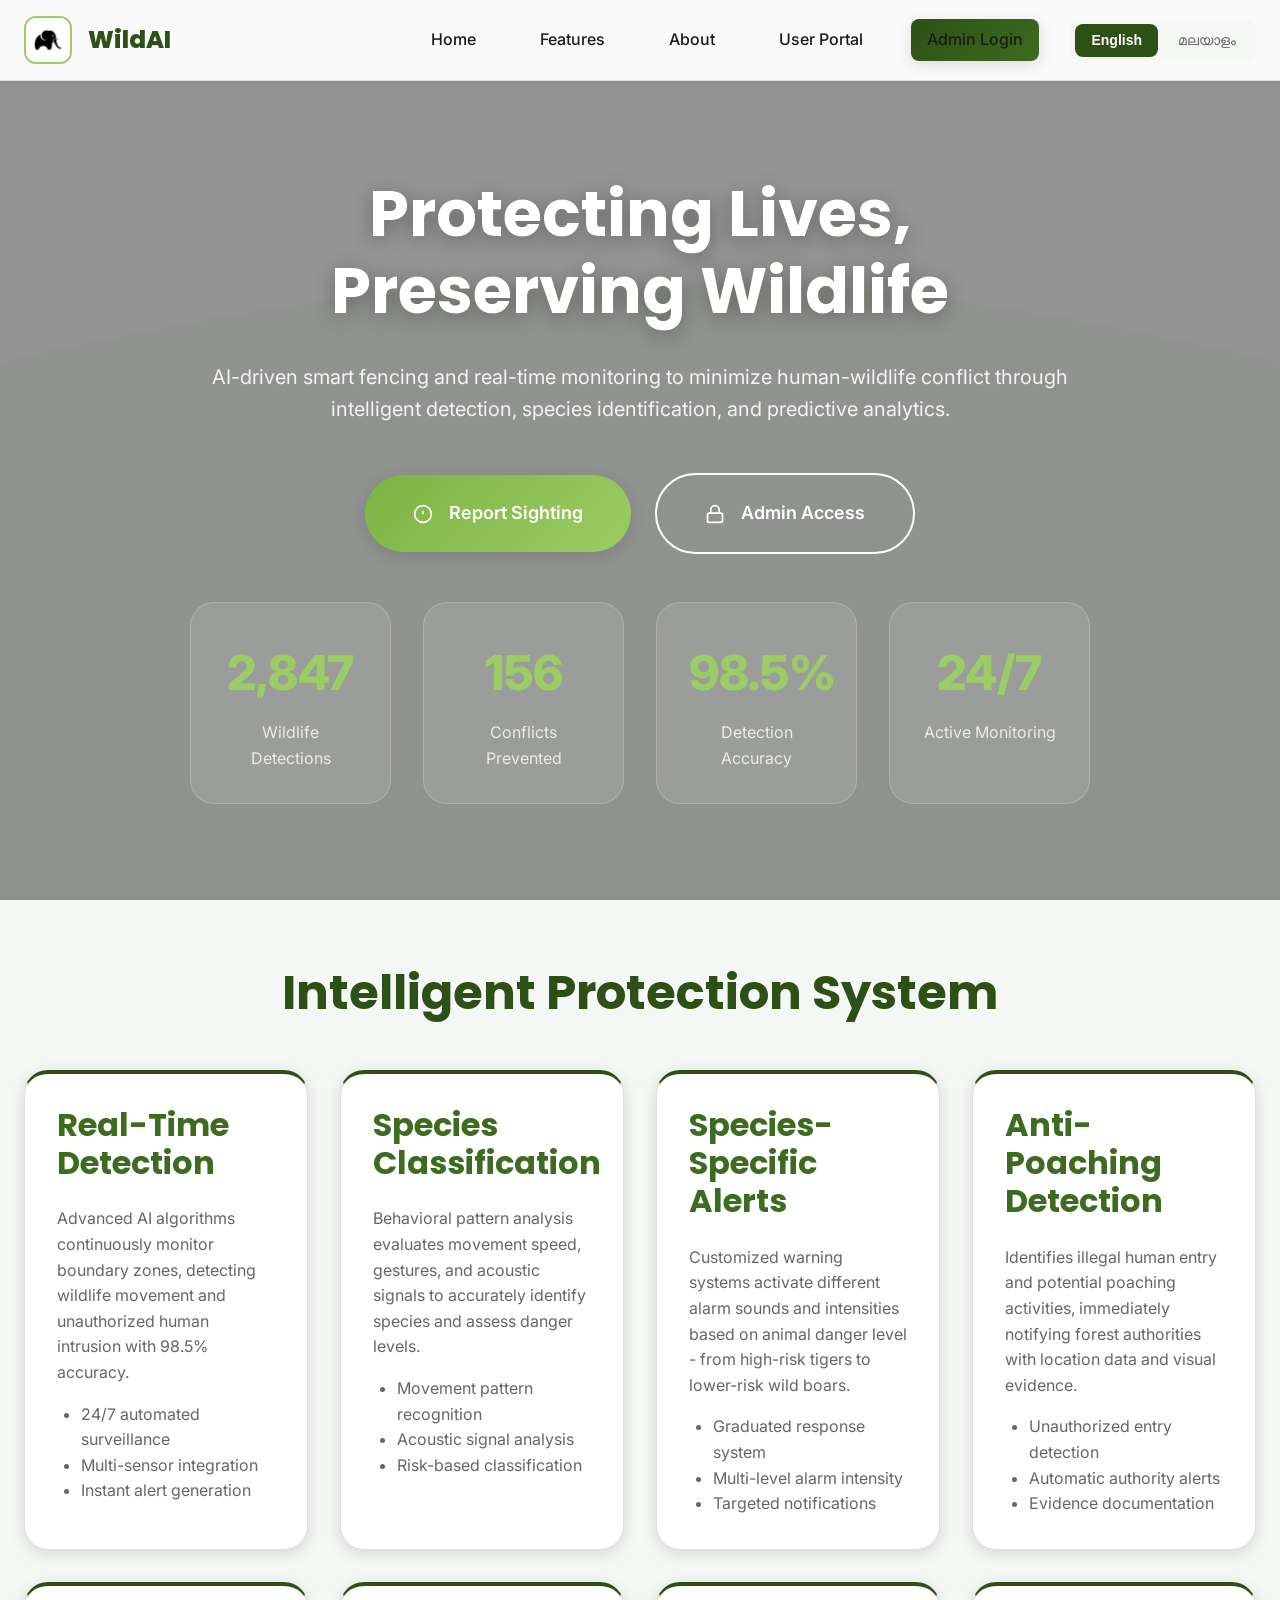
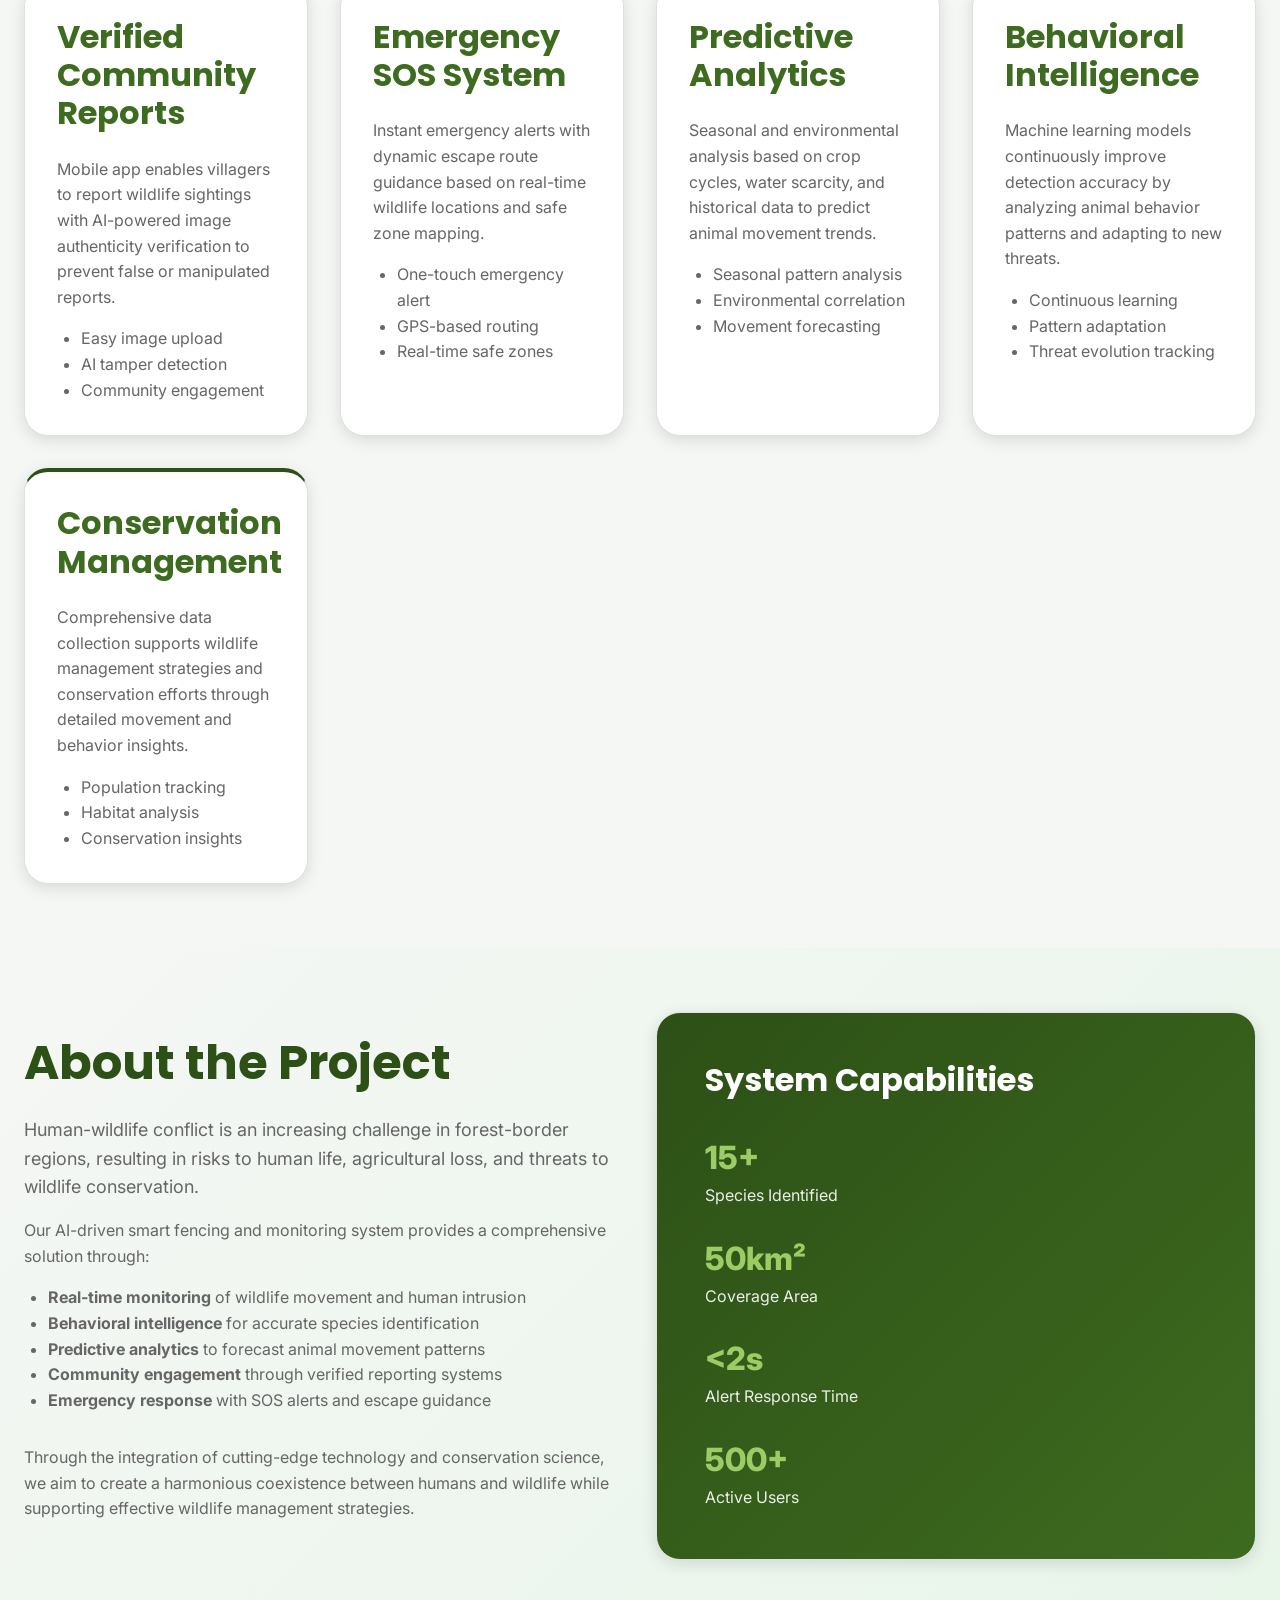
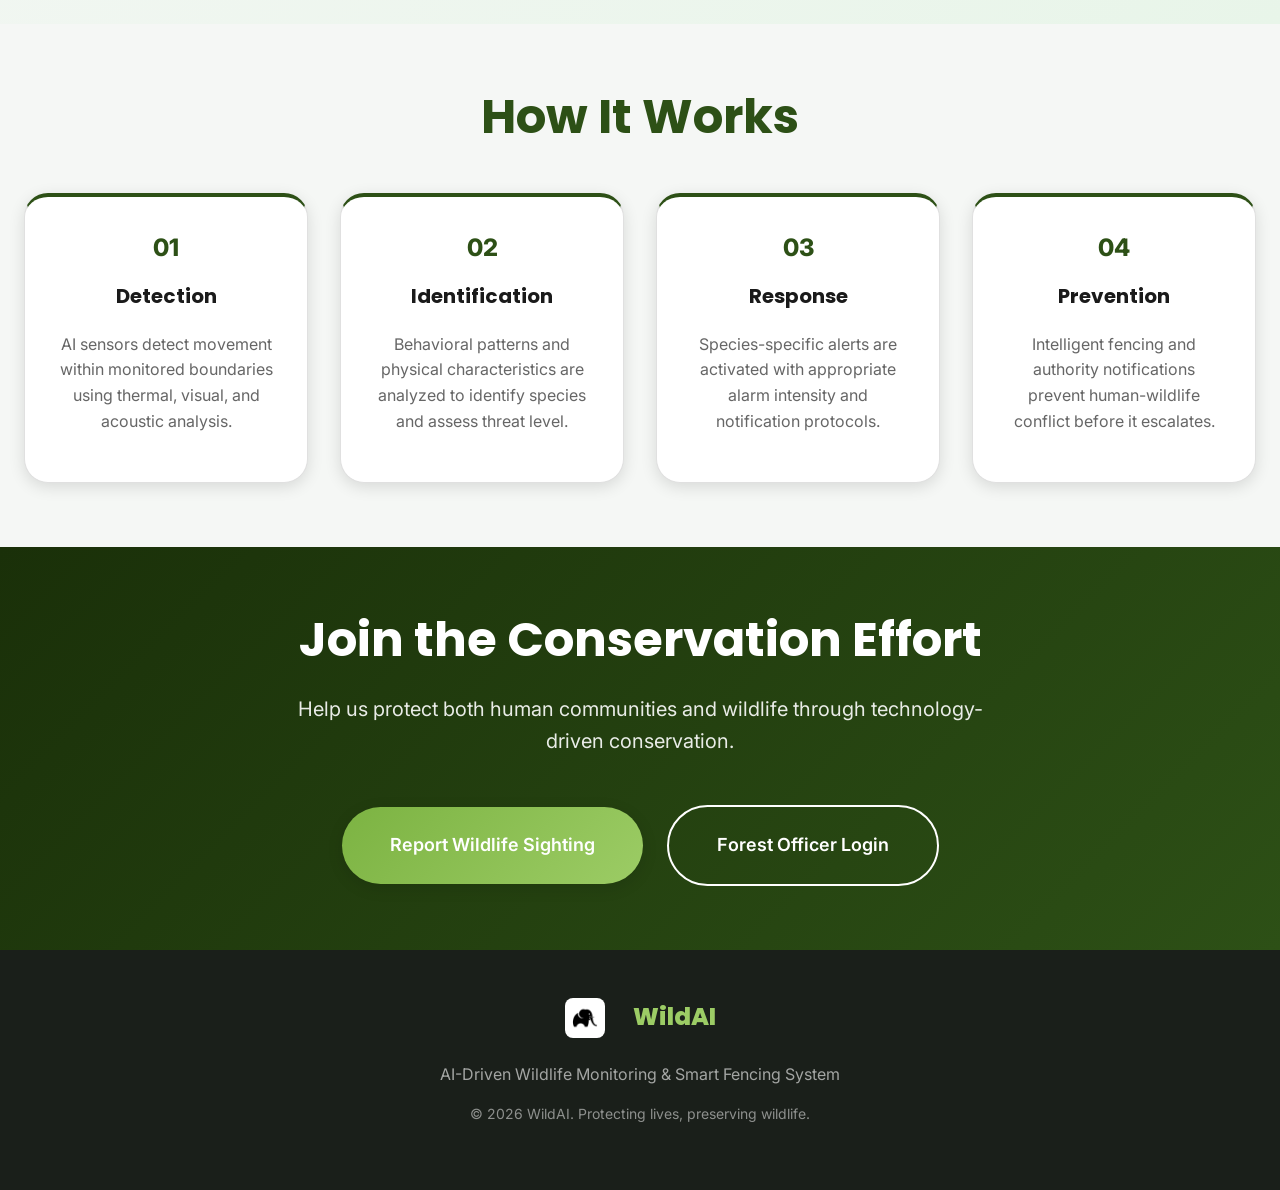
<file: index.html>
<!DOCTYPE html>
<html lang="en">

<head>
  <meta charset="UTF-8">
  <meta name="viewport" content="width=device-width, initial-scale=1.0">
  <meta name="description"
    content="AI-driven smart fencing and wildlife monitoring system for human-wildlife conflict prevention">
  <title>Wildlife Guardian - AI-Powered Wildlife Monitoring System</title>
  <link rel="stylesheet" href="styles.css">
</head>

<body>
  <!-- Navigation Bar -->
  <nav class="navbar" id="navbar">
    <div class="container">
      <a href="index.html" class="navbar-brand">
        <img src="logo.jpg" alt="WildAI Logo"
          style="height: 48px; border-radius: 12px; border: 2px solid var(--color-secondary-light);">
        <span data-lang="brand">WildAI</span>
      </a>
      <button class="navbar-toggle" id="navToggle" aria-label="Toggle navigation">
        ☰
      </button>
      <ul class="navbar-menu" id="navMenu">
        <li><a href="index.html" data-lang="nav-home">Home</a></li>
        <li><a href="#features" data-lang="nav-features">Features</a></li>
        <li><a href="#about" data-lang="nav-about">About</a></li>
        <li><a href="user-portal.html" data-lang="nav-portal">User Portal</a></li>
        <li><a href="login.html" class="btn btn-primary" data-lang="nav-admin">Admin Login</a></li>
        <li class="lang-switcher">
          <button class="lang-btn" data-lang-switch="en" id="langEn">English</button>
          <button class="lang-btn" data-lang-switch="ml" id="langMl">മലയാളം</button>
        </li>
      </ul>
    </div>
  </nav>

  <!-- Hero Section -->
  <section class="hero"
    style="background-image: linear-gradient(rgba(0,0,0,0.4), rgba(0,0,0,0.4)), url('https://th-i.thgim.com/public/incoming/o8ko7w/article70068731.ece/alternates/FREE_1200/6678_21_7_2025_16_22_4_3_TUSKER_1.JPG'); background-size: cover; background-position: center; background-attachment: fixed;">
    <div class="container">
      <div class="hero-content fade-in">
        <h1 data-lang="hero-title">Protecting Lives, Preserving Wildlife</h1>
        <p data-lang="hero-desc">AI-driven smart fencing and real-time monitoring to minimize human-wildlife conflict
          through intelligent detection, species identification, and predictive analytics.</p>
        <div class="flex flex-center" style="gap: var(--space-md); flex-wrap: wrap;">
          <a href="emergency-sos.html" class="btn btn-secondary btn-lg">
            <svg width="20" height="20" viewBox="0 0 24 24" fill="none" stroke="currentColor" stroke-width="2"
              style="margin-right: var(--space-xs);">
              <circle cx="12" cy="12" r="10" />
              <line x1="12" y1="8" x2="12" y2="12" />
              <line x1="12" y1="16" x2="12.01" y2="16" />
            </svg>
            <span data-lang="btn-report">Report Sighting</span>
          </a>
          <a href="login.html" class="btn btn-outline btn-lg" style="color: white; border-color: white;">
            <svg width="20" height="20" viewBox="0 0 24 24" fill="none" stroke="currentColor" stroke-width="2"
              style="margin-right: var(--space-xs);">
              <rect x="3" y="11" width="18" height="11" rx="2" ry="2" />
              <path d="M7 11V7a5 5 0 0 1 10 0v4" />
            </svg>
            <span data-lang="btn-admin">Admin Access</span>
          </a>
        </div>

        <!-- Stats Grid -->
        <div class="stats-grid">
          <div class="stat-card">
            <span class="stat-number">2,847</span>
            <span class="stat-label" data-lang="stat-detections">Wildlife Detections</span>
          </div>
          <div class="stat-card">
            <span class="stat-number">156</span>
            <span class="stat-label" data-lang="stat-prevented">Conflicts Prevented</span>
          </div>
          <div class="stat-card">
            <span class="stat-number">98.5%</span>
            <span class="stat-label" data-lang="stat-accuracy">Detection Accuracy</span>
          </div>
          <div class="stat-card">
            <span class="stat-number">24/7</span>
            <span class="stat-label" data-lang="stat-monitoring">Active Monitoring</span>
          </div>
        </div>
      </div>
    </div>
  </section>

  <!-- Features Section -->
  <section class="section" id="features">
    <div class="container">
      <h2 class="text-center mb-5" data-lang="features-title">Intelligent Protection System</h2>

      <div class="grid grid-3">
        <!-- Feature 1: Real-time Detection -->
        <div class="card card-accent-top">
          <h3 data-lang="f1-title">Real-Time Detection</h3>
          <p data-lang="f1-desc">Advanced AI algorithms continuously monitor boundary zones, detecting wildlife movement
            and unauthorized
            human intrusion with 98.5% accuracy.</p>
          <ul style="color: var(--color-text-secondary); margin-left: var(--space-md);">
            <li data-lang="f1-item1">24/7 automated surveillance</li>
            <li data-lang="f1-item2">Multi-sensor integration</li>
            <li data-lang="f1-item3">Instant alert generation</li>
          </ul>
        </div>

        <!-- Feature 2: Species Identification -->
        <div class="card card-accent-top">
          <h3 data-lang="f2-title">Species Classification</h3>
          <p data-lang="f2-desc">Behavioral pattern analysis evaluates movement speed, gestures, and acoustic signals to
            accurately identify
            species and assess danger levels.</p>
          <ul style="color: var(--color-text-secondary); margin-left: var(--space-md);">
            <li data-lang="f2-item1">Movement pattern recognition</li>
            <li data-lang="f2-item2">Acoustic signal analysis</li>
            <li data-lang="f2-item3">Risk-based classification</li>
          </ul>
        </div>

        <!-- Feature 3: Smart Alerts -->
        <div class="card card-accent-top">
          <h3 data-lang="f3-title">Species-Specific Alerts</h3>
          <p data-lang="f3-desc">Customized warning systems activate different alarm sounds and intensities based on
            animal danger level -
            from high-risk tigers to lower-risk wild boars.</p>
          <ul style="color: var(--color-text-secondary); margin-left: var(--space-md);">
            <li data-lang="f3-item1">Graduated response system</li>
            <li data-lang="f3-item2">Multi-level alarm intensity</li>
            <li data-lang="f3-item3">Targeted notifications</li>
          </ul>
        </div>

        <!-- Feature 4: Anti-Poaching -->
        <div class="card card-accent-top">
          <h3 data-lang="f4-title">Anti-Poaching Detection</h3>
          <p data-lang="f4-desc">Identifies illegal human entry and potential poaching activities, immediately notifying
            forest authorities
            with location data and visual evidence.</p>
          <ul style="color: var(--color-text-secondary); margin-left: var(--space-md);">
            <li data-lang="f4-item1">Unauthorized entry detection</li>
            <li data-lang="f4-item2">Automatic authority alerts</li>
            <li data-lang="f4-item3">Evidence documentation</li>
          </ul>
        </div>

        <!-- Feature 5: Community Reporting -->
        <div class="card card-accent-top">
          <h3 data-lang="f5-title">Verified Community Reports</h3>
          <p data-lang="f5-desc">Mobile app enables villagers to report wildlife sightings with AI-powered image
            authenticity verification
            to prevent false or manipulated reports.</p>
          <ul style="color: var(--color-text-secondary); margin-left: var(--space-md);">
            <li data-lang="f5-item1">Easy image upload</li>
            <li data-lang="f5-item2">AI tamper detection</li>
            <li data-lang="f5-item3">Community engagement</li>
          </ul>
        </div>

        <!-- Feature 6: SOS System -->
        <div class="card card-accent-top">
          <h3 data-lang="f6-title">Emergency SOS System</h3>
          <p data-lang="f6-desc">Instant emergency alerts with dynamic escape route guidance based on real-time wildlife
            locations and safe
            zone mapping.</p>
          <ul style="color: var(--color-text-secondary); margin-left: var(--space-md);">
            <li data-lang="f6-item1">One-touch emergency alert</li>
            <li data-lang="f6-item2">GPS-based routing</li>
            <li data-lang="f6-item3">Real-time safe zones</li>
          </ul>
        </div>

        <!-- Feature 7: Predictive Analytics -->
        <div class="card card-accent-top">
          <h3 data-lang="f7-title">Predictive Analytics</h3>
          <p data-lang="f7-desc">Seasonal and environmental analysis based on crop cycles, water scarcity, and
            historical data to predict
            animal movement trends.</p>
          <ul style="color: var(--color-text-secondary); margin-left: var(--space-md);">
            <li data-lang="f7-item1">Seasonal pattern analysis</li>
            <li data-lang="f7-item2">Environmental correlation</li>
            <li data-lang="f7-item3">Movement forecasting</li>
          </ul>
        </div>

        <!-- Feature 8: Behavioral Intelligence -->
        <div class="card card-accent-top">
          <h3 data-lang="f8-title">Behavioral Intelligence</h3>
          <p data-lang="f8-desc">Machine learning models continuously improve detection accuracy by analyzing animal
            behavior patterns and
            adapting to new threats.</p>
          <ul style="color: var(--color-text-secondary); margin-left: var(--space-md);">
            <li data-lang="f8-item1">Continuous learning</li>
            <li data-lang="f8-item2">Pattern adaptation</li>
            <li data-lang="f8-item3">Threat evolution tracking</li>
          </ul>
        </div>

        <!-- Feature 9: Conservation Support -->
        <div class="card card-accent-top">
          <h3 data-lang="f9-title">Conservation Management</h3>
          <p data-lang="f9-desc">Comprehensive data collection supports wildlife management strategies and conservation
            efforts through
            detailed movement and behavior insights.</p>
          <ul style="color: var(--color-text-secondary); margin-left: var(--space-md);">
            <li data-lang="f9-item1">Population tracking</li>
            <li data-lang="f9-item2">Habitat analysis</li>
            <li data-lang="f9-item3">Conservation insights</li>
          </ul>
        </div>
      </div>
    </div>
  </section>

  <!-- About Section -->
  <section class="section" id="about" style="background: linear-gradient(135deg, #f5f7f5, #e8f5e9);">
    <div class="container">
      <div class="grid grid-2" style="align-items: center;">
        <div>
          <h2 data-lang="about-title">About the Project</h2>
          <p style="font-size: 1.125rem;" data-lang="about-desc1">Human-wildlife conflict is an increasing challenge in
            forest-border regions,
            resulting in risks to human life, agricultural loss, and threats to wildlife conservation.</p>
          <p data-lang="about-desc2">Our AI-driven smart fencing and monitoring system provides a comprehensive solution
            through:</p>
          <ul style="color: var(--color-text-secondary); margin-left: var(--space-md); margin-bottom: var(--space-lg);">
            <li><strong data-lang="about-item1">Real-time monitoring</strong> <span data-lang="about-item1-desc">of
                wildlife movement and human intrusion</span></li>
            <li><strong data-lang="about-item2">Behavioral intelligence</strong> <span data-lang="about-item2-desc">for
                accurate species identification</span></li>
            <li><strong data-lang="about-item3">Predictive analytics</strong> <span data-lang="about-item3-desc">to
                forecast animal movement patterns</span></li>
            <li><strong data-lang="about-item4">Community engagement</strong> <span data-lang="about-item4-desc">through
                verified reporting systems</span></li>
            <li><strong data-lang="about-item5">Emergency response</strong> <span data-lang="about-item5-desc">with SOS
                alerts and escape guidance</span></li>
          </ul>
          <p style="color: var(--color-text-secondary);" data-lang="about-desc3">Through the integration of cutting-edge
            technology and
            conservation science, we aim to create a harmonious coexistence between humans and wildlife while supporting
            effective wildlife management strategies.</p>
        </div>
        <div class="card"
          style="background: linear-gradient(135deg, var(--color-primary), var(--color-primary-light)); color: white; padding: var(--space-xl);">
          <h3 style="color: white; margin-bottom: var(--space-lg);" data-lang="cap-title">System Capabilities</h3>
          <div style="display: flex; flex-direction: column; gap: var(--space-md);">
            <div>
              <div style="font-size: 2rem; font-weight: 800; color: var(--color-secondary-light);">15+</div>
              <div style="opacity: 0.9;" data-lang="cap-species">Species Identified</div>
            </div>
            <div>
              <div style="font-size: 2rem; font-weight: 800; color: var(--color-secondary-light);">50km²</div>
              <div style="opacity: 0.9;" data-lang="cap-area">Coverage Area</div>
            </div>
            <div>
              <div style="font-size: 2rem; font-weight: 800; color: var(--color-secondary-light);">&lt;2s</div>
              <div style="opacity: 0.9;" data-lang="cap-response">Alert Response Time</div>
            </div>
            <div>
              <div style="font-size: 2rem; font-weight: 800; color: var(--color-secondary-light);">500+</div>
              <div style="opacity: 0.9;" data-lang="cap-users">Active Users</div>
            </div>
          </div>
        </div>
      </div>
    </div>
  </section>

  <!-- How It Works Section -->
  <section class="section">
    <div class="container">
      <h2 class="text-center mb-5" data-lang="how-title">How It Works</h2>
      <div class="grid grid-4">
        <div class="card text-center card-accent-top">
          <div
            style="font-size: 1.5rem; font-weight: 800; color: var(--color-primary); margin-bottom: var(--space-sm);">01
          </div>
          <h4 data-lang="how-step1-title">Detection</h4>
          <p data-lang="how-step1-desc">AI sensors detect movement within monitored boundaries using thermal, visual,
            and acoustic analysis.</p>
        </div>
        <div class="card text-center card-accent-top">
          <div
            style="font-size: 1.5rem; font-weight: 800; color: var(--color-primary); margin-bottom: var(--space-sm);">02
          </div>
          <h4 data-lang="how-step2-title">Identification</h4>
          <p data-lang="how-step2-desc">Behavioral patterns and physical characteristics are analyzed to identify
            species and assess threat level.
          </p>
        </div>
        <div class="card text-center card-accent-top">
          <div
            style="font-size: 1.5rem; font-weight: 800; color: var(--color-primary); margin-bottom: var(--space-sm);">03
          </div>
          <h4 data-lang="how-step3-title">Response</h4>
          <p data-lang="how-step3-desc">Species-specific alerts are activated with appropriate alarm intensity and
            notification protocols.</p>
        </div>
        <div class="card text-center card-accent-top">
          <div
            style="font-size: 1.5rem; font-weight: 800; color: var(--color-primary); margin-bottom: var(--space-sm);">04
          </div>
          <h4 data-lang="how-step4-title">Prevention</h4>
          <p data-lang="how-step4-desc">Intelligent fencing and authority notifications prevent human-wildlife conflict
            before it escalates.</p>
        </div>
      </div>
    </div>
  </section>

  <!-- CTA Section -->
  <section class="section"
    style="background: linear-gradient(135deg, var(--color-primary-dark), var(--color-primary)); color: white; text-align: center;">
    <div class="container">
      <h2 style="color: white; margin-bottom: var(--space-md);">Join the Conservation Effort</h2>
      <p
        style="font-size: 1.25rem; color: rgba(255, 255, 255, 0.9); margin-bottom: var(--space-xl); max-width: 700px; margin-left: auto; margin-right: auto;">
        Help us protect both human communities and wildlife through technology-driven conservation.
      </p>
      <div class="flex flex-center" style="gap: var(--space-md); flex-wrap: wrap;">
        <a href="user-portal.html" class="btn btn-secondary btn-lg">
          Report Wildlife Sighting
        </a>
        <a href="login.html" class="btn btn-outline btn-lg" style="color: white; border-color: white;">
          Forest Officer Login
        </a>
      </div>
    </div>
  </section>

  <!-- Footer -->
  <footer
    style="background: var(--color-surface-dark); color: rgba(255, 255, 255, 0.8); padding: var(--space-xl) 0; text-align: center;">
    <div class="container">
      <div class="navbar-brand"
        style="justify-content: center; margin-bottom: var(--space-md); color: var(--color-secondary-light);">
        <img src="logo.jpg" alt="WildAI Logo" style="height: 40px; border-radius: 8px; margin-right: 12px;">
        <span data-lang="brand">WildAI</span>
      </div>
      <p style="color: rgba(255, 255, 255, 0.6); margin-bottom: var(--space-sm);">
        AI-Driven Wildlife Monitoring & Smart Fencing System
      </p>
      <p style="color: rgba(255, 255, 255, 0.5); font-size: 0.875rem;">
        © 2026 WildAI. <span data-lang="footer-tagline">Protecting lives, preserving wildlife.</span>
      </p>
    </div>
  </footer>

  <script src="script.js"></script>
</body>

</html>
</file>
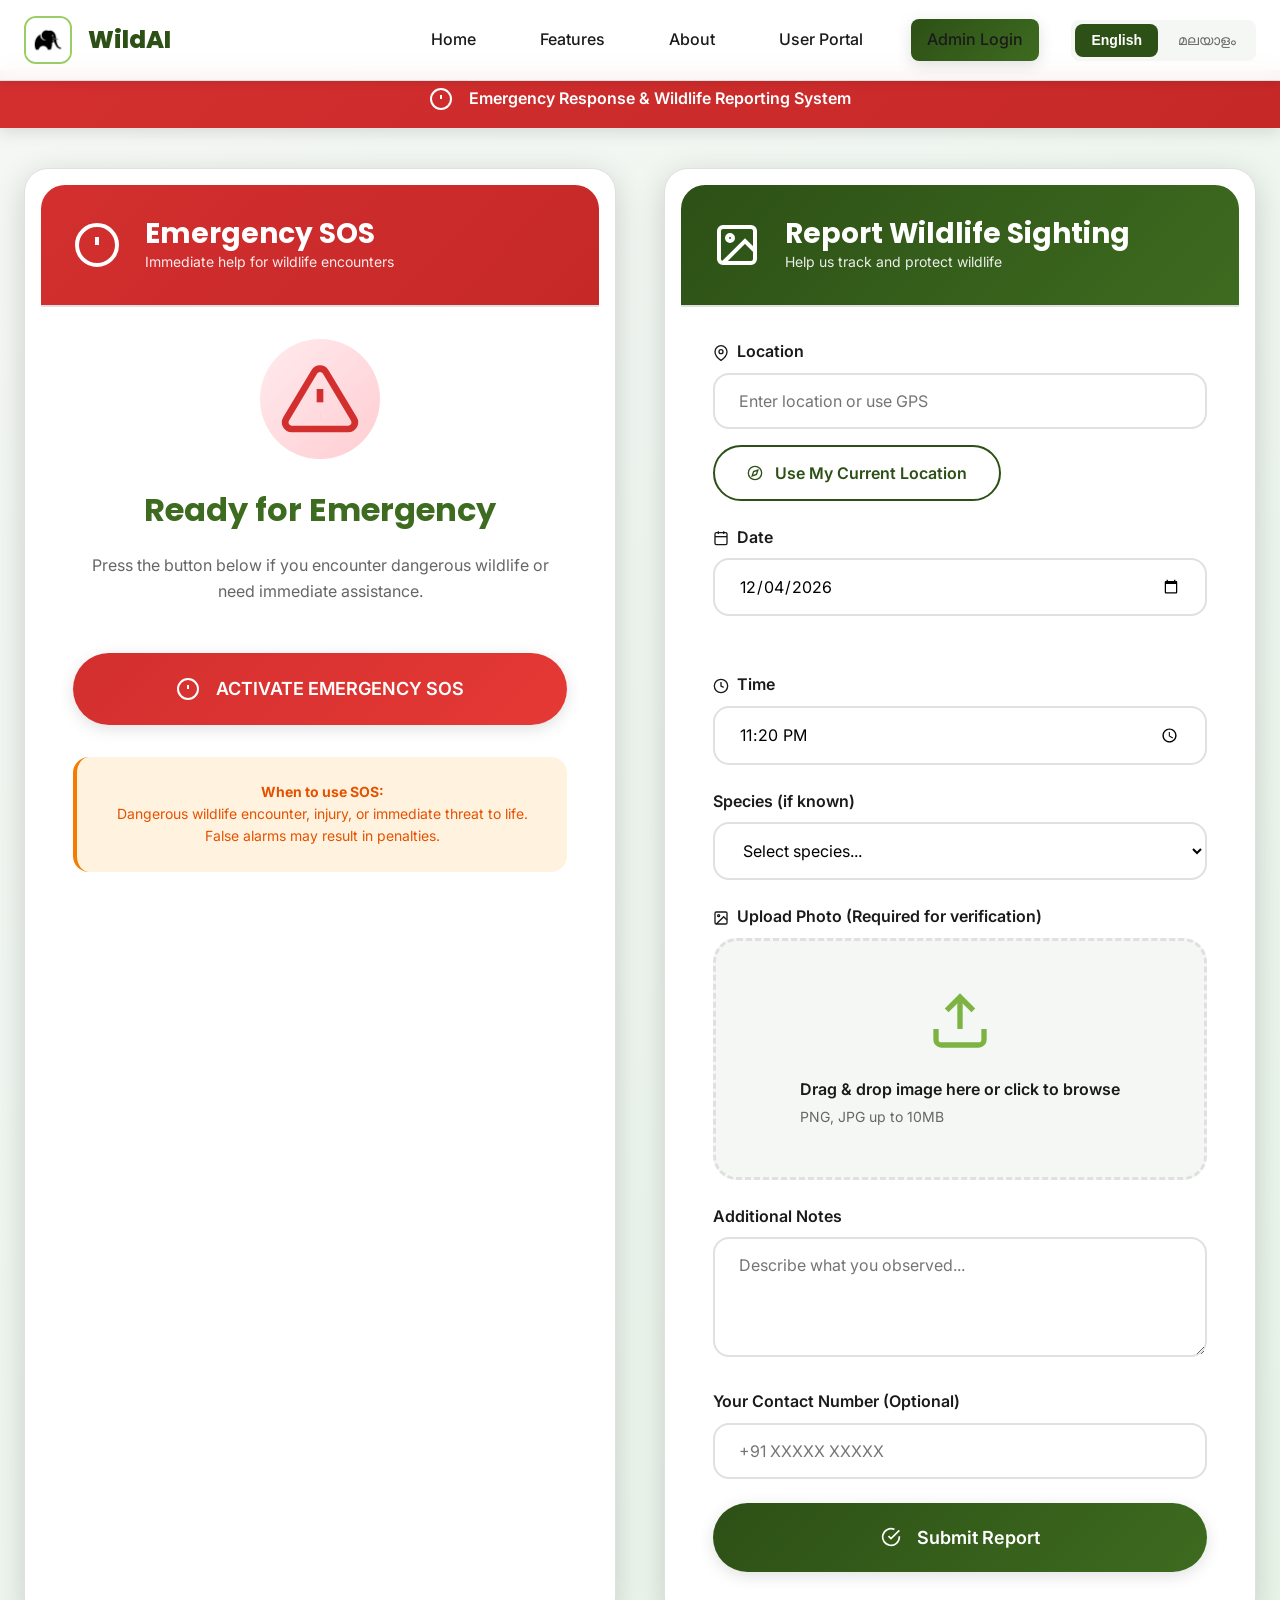
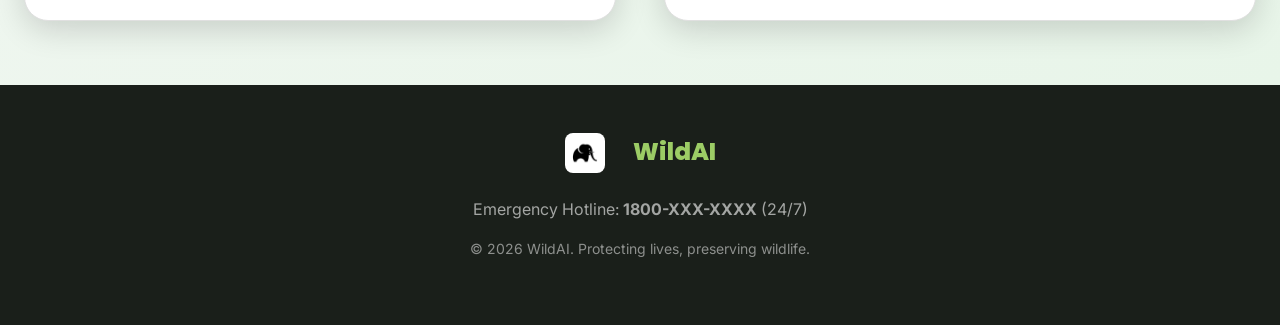
<file: emergency-sos.html>
<!DOCTYPE html>
<html lang="en">

<head>
    <meta charset="UTF-8">
    <meta name="viewport" content="width=device-width, initial-scale=1.0">
    <meta name="description" content="Emergency SOS and Wildlife Sighting Report - Wildlife Guardian">
    <title>Emergency SOS - Wildlife Guardian</title>
    <link rel="stylesheet" href="styles.css">
</head>

<body>
    <!-- Navigation Bar -->
    <nav class="navbar" id="navbar">
        <div class="container">
            <a href="index.html" class="navbar-brand">
                <img src="logo.jpg" alt="WildAI Logo"
                    style="height: 48px; border-radius: 12px; border: 2px solid var(--color-secondary-light);">
                <span data-lang="brand">WildAI</span>
            </a>
            <button class="navbar-toggle" id="navToggle" aria-label="Toggle navigation">
                ☰
            </button>
            <ul class="navbar-menu" id="navMenu">
                <li><a href="index.html" data-lang="nav-home">Home</a></li>
                <li><a href="index.html#features" data-lang="nav-features">Features</a></li>
                <li><a href="index.html#about" data-lang="nav-about">About</a></li>
                <li><a href="user-portal.html" data-lang="nav-portal">User Portal</a></li>
                <li><a href="login.html" class="btn btn-primary" data-lang="nav-admin">Admin Login</a></li>
                <li class="lang-switcher">
                    <button class="lang-btn active" data-lang-switch="en" id="langEn">English</button>
                    <button class="lang-btn" data-lang-switch="ml" id="langMl">മലയാളം</button>
                </li>
            </ul>
        </div>
    </nav>

    <!-- Emergency Alert Banner -->
    <div class="emergency-banner">
        <div class="container">
            <div class="emergency-banner-content">
                <svg width="24" height="24" viewBox="0 0 24 24" fill="none" stroke="currentColor" stroke-width="2">
                    <circle cx="12" cy="12" r="10" />
                    <line x1="12" y1="8" x2="12" y2="12" />
                    <line x1="12" y1="16" x2="12.01" y2="16" />
                </svg>
                <span data-lang="emergency-banner">Emergency Response & Wildlife Reporting System</span>
            </div>
        </div>
    </div>

    <!-- Main Content -->
    <section class="section" style="padding-top: 120px; background: linear-gradient(135deg, #f5f7f5, #e8f5e9);">
        <div class="container">
            <div class="emergency-grid">

                <!-- SOS Activation Panel -->
                <div class="emergency-card sos-card">
                    <div class="card-header"
                        style="background: linear-gradient(135deg, #d32f2f, #c62828); color: white; padding: var(--space-lg); border-radius: var(--radius-lg) var(--radius-lg) 0 0; margin: calc(var(--space-lg) * -1) calc(var(--space-lg) * -1) var(--space-lg);">
                        <div style="display: flex; align-items: center; gap: var(--space-md);">
                            <svg width="48" height="48" viewBox="0 0 24 24" fill="none" stroke="currentColor"
                                stroke-width="2">
                                <circle cx="12" cy="12" r="10" />
                                <line x1="12" y1="8" x2="12" y2="12" />
                                <line x1="12" y1="16" x2="12.01" y2="16" />
                            </svg>
                            <div>
                                <h2 style="color: white; margin: 0; font-size: 1.75rem;" data-lang="sos-title">Emergency
                                    SOS</h2>
                                <p style="color: rgba(255,255,255,0.9); margin: 0; font-size: 0.875rem;"
                                    data-lang="sos-subtitle">Immediate help for wildlife encounters</p>
                            </div>
                        </div>
                    </div>

                    <div id="sosStatus" class="sos-inactive">
                        <div class="sos-icon-container">
                            <svg width="80" height="80" viewBox="0 0 24 24" fill="none" stroke="currentColor"
                                stroke-width="2">
                                <path
                                    d="M10.29 3.86L1.82 18a2 2 0 0 0 1.71 3h16.94a2 2 0 0 0 1.71-3L13.71 3.86a2 2 0 0 0-3.42 0z" />
                                <line x1="12" y1="9" x2="12" y2="13" />
                                <line x1="12" y1="17" x2="12.01" y2="17" />
                            </svg>
                        </div>

                        <h3 data-lang="sos-ready">Ready for Emergency</h3>
                        <p data-lang="sos-ready-desc">Press the button below if you encounter dangerous wildlife or need
                            immediate assistance.</p>

                        <button class="btn btn-danger btn-lg w-full" id="activateSosBtn"
                            style="margin-top: var(--space-lg);">
                            <svg width="24" height="24" viewBox="0 0 24 24" fill="none" stroke="currentColor"
                                stroke-width="2" style="margin-right: var(--space-xs);">
                                <circle cx="12" cy="12" r="10" />
                                <line x1="12" y1="8" x2="12" y2="12" />
                                <line x1="12" y1="16" x2="12.01" y2="16" />
                            </svg>
                            <span data-lang="activate-sos">ACTIVATE EMERGENCY SOS</span>
                        </button>

                        <div
                            style="margin-top: var(--space-lg); padding: var(--space-md); background: #fff3e0; border-radius: var(--radius-md); border-left: 4px solid #f57c00;">
                            <p style="margin: 0; font-size: 0.875rem; color: #e65100;">
                                <strong data-lang="sos-warning-title">When to use SOS:</strong><br>
                                <span data-lang="sos-warning-desc">Dangerous wildlife encounter, injury, or immediate
                                    threat to life. False alarms may result in penalties.</span>
                            </p>
                        </div>
                    </div>

                    <div id="sosActive" class="sos-active hidden">
                        <div class="sos-icon-container active">
                            <svg width="80" height="80" viewBox="0 0 24 24" fill="none" stroke="currentColor"
                                stroke-width="2" class="pulse-animation">
                                <circle cx="12" cy="12" r="10" />
                                <line x1="12" y1="8" x2="12" y2="12" />
                                <line x1="12" y1="16" x2="12.01" y2="16" />
                            </svg>
                        </div>

                        <h3 style="color: #d32f2f;" data-lang="sos-activated">EMERGENCY SOS ACTIVATED</h3>

                        <div class="alert alert-danger-high">
                            <div style="display: flex; align-items: center; gap: 12px;">
                                <div style="font-weight: 800; color: var(--color-danger-high);">LOC</div>
                                <div>
                                    <strong data-lang="location-shared">Your location has been shared</strong><br>
                                    <span id="sosLocation" data-lang="acquiring-gps">Acquiring GPS coordinates...</span>
                                </div>
                            </div>
                        </div>

                        <div class="alert alert-safe">
                            <svg width="24" height="24" viewBox="0 0 24 24" fill="none" stroke="currentColor"
                                stroke-width="2">
                                <path d="M22 11.08V12a10 10 0 1 1-5.93-9.14" />
                                <polyline points="22 4 12 14.01 9 11.01" />
                            </svg>
                            <div style="display: flex; align-items: center; gap: 12px;">
                                <div style="font-weight: 800; color: var(--color-safe);">OK</div>
                                <div>
                                    <strong data-lang="authorities-notified">Forest authorities notified</strong><br>
                                    <span data-lang="help-coming">Help is on the way. Stay calm and follow safety
                                        guidelines.</span>
                                </div>
                            </div>
                        </div>

                        <div class="safe-zone-card">
                            <h4>
                                <svg width="20" height="20" viewBox="0 0 24 24" fill="none" stroke="currentColor"
                                    stroke-width="2" style="vertical-align: middle; margin-right: var(--space-xs);">
                                    <path d="M21 10c0 7-9 13-9 13s-9-6-9-13a9 9 0 0 1 18 0z" />
                                    <circle cx="12" cy="10" r="3" />
                                </svg>
                                <span data-lang="nearest-safe-zone">Nearest Safe Zone</span>
                            </h4>
                            <p>
                                <strong data-lang="direction">Direction:</strong> <span
                                    id="safeZoneDirection">Northeast</span><br>
                                <strong data-lang="distance">Distance:</strong> <span id="safeZoneDistance">450
                                    meters</span>
                            </p>
                            <div class="direction-arrow">↑</div>
                            <p style="font-size: 0.875rem; color: var(--color-text-secondary);"
                                data-lang="follow-direction">Follow this direction to reach safety</p>
                        </div>

                        <button class="btn btn-outline w-full" id="deactivateSosBtn">
                            <span data-lang="deactivate-sos">Deactivate SOS</span>
                        </button>
                    </div>
                </div>

                <!-- Wildlife Sighting Report Panel -->
                <div class="emergency-card report-card">
                    <div class="card-header"
                        style="background: linear-gradient(135deg, #2d5016, #3d6b1f); color: white; padding: var(--space-lg); border-radius: var(--radius-lg) var(--radius-lg) 0 0; margin: calc(var(--space-lg) * -1) calc(var(--space-lg) * -1) var(--space-lg);">
                        <div style="display: flex; align-items: center; gap: var(--space-md);">
                            <svg width="48" height="48" viewBox="0 0 24 24" fill="none" stroke="currentColor"
                                stroke-width="2">
                                <rect x="3" y="3" width="18" height="18" rx="2" ry="2" />
                                <circle cx="8.5" cy="8.5" r="1.5" />
                                <polyline points="21 15 16 10 5 21" />
                            </svg>
                            <div>
                                <h2 style="color: white; margin: 0; font-size: 1.75rem;" data-lang="report-title">Report
                                    Wildlife Sighting</h2>
                                <p style="color: rgba(255,255,255,0.9); margin: 0; font-size: 0.875rem;"
                                    data-lang="report-subtitle">Help us track and protect wildlife</p>
                            </div>
                        </div>
                    </div>

                    <form id="wildlifeSightingForm">
                        <!-- Location -->
                        <div class="form-group">
                            <label class="form-label">
                                <svg width="16" height="16" viewBox="0 0 24 24" fill="none" stroke="currentColor"
                                    stroke-width="2" style="vertical-align: middle; margin-right: 4px;">
                                    <path d="M21 10c0 7-9 13-9 13s-9-6-9-13a9 9 0 0 1 18 0z" />
                                    <circle cx="12" cy="10" r="3" />
                                </svg>
                                <span data-lang="location-label">Location</span>
                            </label>
                            <input type="text" class="form-input" id="reportLocation"
                                data-lang-placeholder="location-placeholder" placeholder="Enter location or use GPS"
                                required>
                            <button type="button" class="btn btn-outline mt-2" id="getLocationBtn">
                                <svg width="16" height="16" viewBox="0 0 24 24" fill="none" stroke="currentColor"
                                    stroke-width="2" style="margin-right: 4px;">
                                    <circle cx="12" cy="12" r="10" />
                                    <polygon points="16.24 7.76 14.12 14.12 7.76 16.24 9.88 9.88 16.24 7.76" />
                                </svg>
                                <span data-lang="use-gps">Use My Current Location</span>
                            </button>
                        </div>

                        <!-- Date and Time -->
                        <div class="grid grid-2">
                            <div class="form-group">
                                <label class="form-label">
                                    <svg width="16" height="16" viewBox="0 0 24 24" fill="none" stroke="currentColor"
                                        stroke-width="2" style="vertical-align: middle; margin-right: 4px;">
                                        <rect x="3" y="4" width="18" height="18" rx="2" ry="2" />
                                        <line x1="16" y1="2" x2="16" y2="6" />
                                        <line x1="8" y1="2" x2="8" y2="6" />
                                        <line x1="3" y1="10" x2="21" y2="10" />
                                    </svg>
                                    <span data-lang="date-label">Date</span>
                                </label>
                                <input type="date" class="form-input" id="sightingDate" required>
                            </div>
                            <div class="form-group">
                                <label class="form-label">
                                    <svg width="16" height="16" viewBox="0 0 24 24" fill="none" stroke="currentColor"
                                        stroke-width="2" style="vertical-align: middle; margin-right: 4px;">
                                        <circle cx="12" cy="12" r="10" />
                                        <polyline points="12 6 12 12 16 14" />
                                    </svg>
                                    <span data-lang="time-label">Time</span>
                                </label>
                                <input type="time" class="form-input" id="sightingTime" required>
                            </div>
                        </div>

                        <!-- Species -->
                        <div class="form-group">
                            <label class="form-label" data-lang="species-label">Species (if known)</label>
                            <select class="form-select" id="species">
                                <option value="" data-lang="select-species">Select species...</option>
                                <option value="tiger" data-lang="species-tiger">Tiger / കടുവ</option>
                                <option value="leopard" data-lang="species-leopard">Leopard / പുലി</option>
                                <option value="elephant" data-lang="species-elephant">Elephant / ആന</option>
                                <option value="wild-boar" data-lang="species-boar">Wild Boar / കാട്ടുപന്നി</option>
                                <option value="deer" data-lang="species-deer">Deer / മാൻ</option>
                                <option value="bear" data-lang="species-bear">Bear / കരടി</option>
                                <option value="monkey" data-lang="species-monkey">Monkey / കുരങ്ങ്</option>
                                <option value="snake" data-lang="species-snake">Snake / പാമ്പ്</option>
                                <option value="other" data-lang="species-other">Other</option>
                                <option value="unknown" data-lang="species-unknown">Unknown</option>
                            </select>
                        </div>

                        <!-- Image Upload with Drag & Drop -->
                        <div class="form-group">
                            <label class="form-label">
                                <svg width="16" height="16" viewBox="0 0 24 24" fill="none" stroke="currentColor"
                                    stroke-width="2" style="vertical-align: middle; margin-right: 4px;">
                                    <rect x="3" y="3" width="18" height="18" rx="2" ry="2" />
                                    <circle cx="8.5" cy="8.5" r="1.5" />
                                    <polyline points="21 15 16 10 5 21" />
                                </svg>
                                <span data-lang="upload-photo">Upload Photo (Required for verification)</span>
                            </label>
                            <div class="file-upload-zone" id="fileUploadZone">
                                <input type="file" class="file-upload-input" id="imageUpload" accept="image/*" required>
                                <label for="imageUpload" class="file-upload-label" id="fileUploadLabel">
                                    <svg width="64" height="64" viewBox="0 0 24 24" fill="none" stroke="currentColor"
                                        stroke-width="2">
                                        <path d="M21 15v4a2 2 0 0 1-2 2H5a2 2 0 0 1-2-2v-4" />
                                        <polyline points="17 8 12 3 7 8" />
                                        <line x1="12" y1="3" x2="12" y2="15" />
                                    </svg>
                                    <div>
                                        <div style="font-weight: 600; margin-bottom: 0.25rem;" data-lang="drag-drop">
                                            Drag & drop image here or click to browse</div>
                                        <div style="font-size: 0.875rem; color: var(--color-text-secondary);"
                                            data-lang="file-types">PNG, JPG up to 10MB</div>
                                    </div>
                                </label>
                            </div>
                            <div id="imagePreview" class="file-preview hidden"></div>
                            <div id="verificationStatus" class="mt-2"></div>
                        </div>

                        <!-- Additional Notes -->
                        <div class="form-group">
                            <label class="form-label" data-lang="notes-label">Additional Notes</label>
                            <textarea class="form-textarea" id="notes" data-lang-placeholder="notes-placeholder"
                                placeholder="Describe what you observed..."></textarea>
                        </div>

                        <!-- Contact -->
                        <div class="form-group">
                            <label class="form-label" data-lang="contact-label">Your Contact Number (Optional)</label>
                            <input type="tel" class="form-input" id="contact" placeholder="+91 XXXXX XXXXX">
                        </div>

                        <!-- Submit Button -->
                        <button type="submit" class="btn btn-primary w-full btn-lg">
                            <svg width="20" height="20" viewBox="0 0 24 24" fill="none" stroke="currentColor"
                                stroke-width="2" style="margin-right: var(--space-xs);">
                                <path d="M22 11.08V12a10 10 0 1 1-5.93-9.14" />
                                <polyline points="22 4 12 14.01 9 11.01" />
                            </svg>
                            <span data-lang="submit-report">Submit Report</span>
                        </button>
                    </form>
                </div>

            </div>
        </div>
    </section>

    <!-- Footer -->
    <footer
        style="background: var(--color-surface-dark); color: rgba(255, 255, 255, 0.8); padding: var(--space-xl) 0; text-align: center;">
        <div class="container">
            <div class="navbar-brand"
                style="justify-content: center; margin-bottom: var(--space-md); color: var(--color-secondary-light);">
                <img src="logo.jpg" alt="WildAI Logo" style="height: 40px; border-radius: 8px; margin-right: 12px;">
                <span data-lang="brand">WildAI</span>
            </div>
            <p style="color: rgba(255, 255, 255, 0.6); margin-bottom: var(--space-sm);">
                <span data-lang="emergency-hotline">Emergency Hotline:</span> <strong>1800-XXX-XXXX</strong> (24/7)
            </p>
            <p style="color: rgba(255, 255, 255, 0.5); font-size: 0.875rem;">
                © 2026 WildAI. <span data-lang="footer-tagline">Protecting lives, preserving wildlife.</span>
            </p>
        </div>
    </footer>

    <script src="script.js"></script>
</body>

</html>
</file>
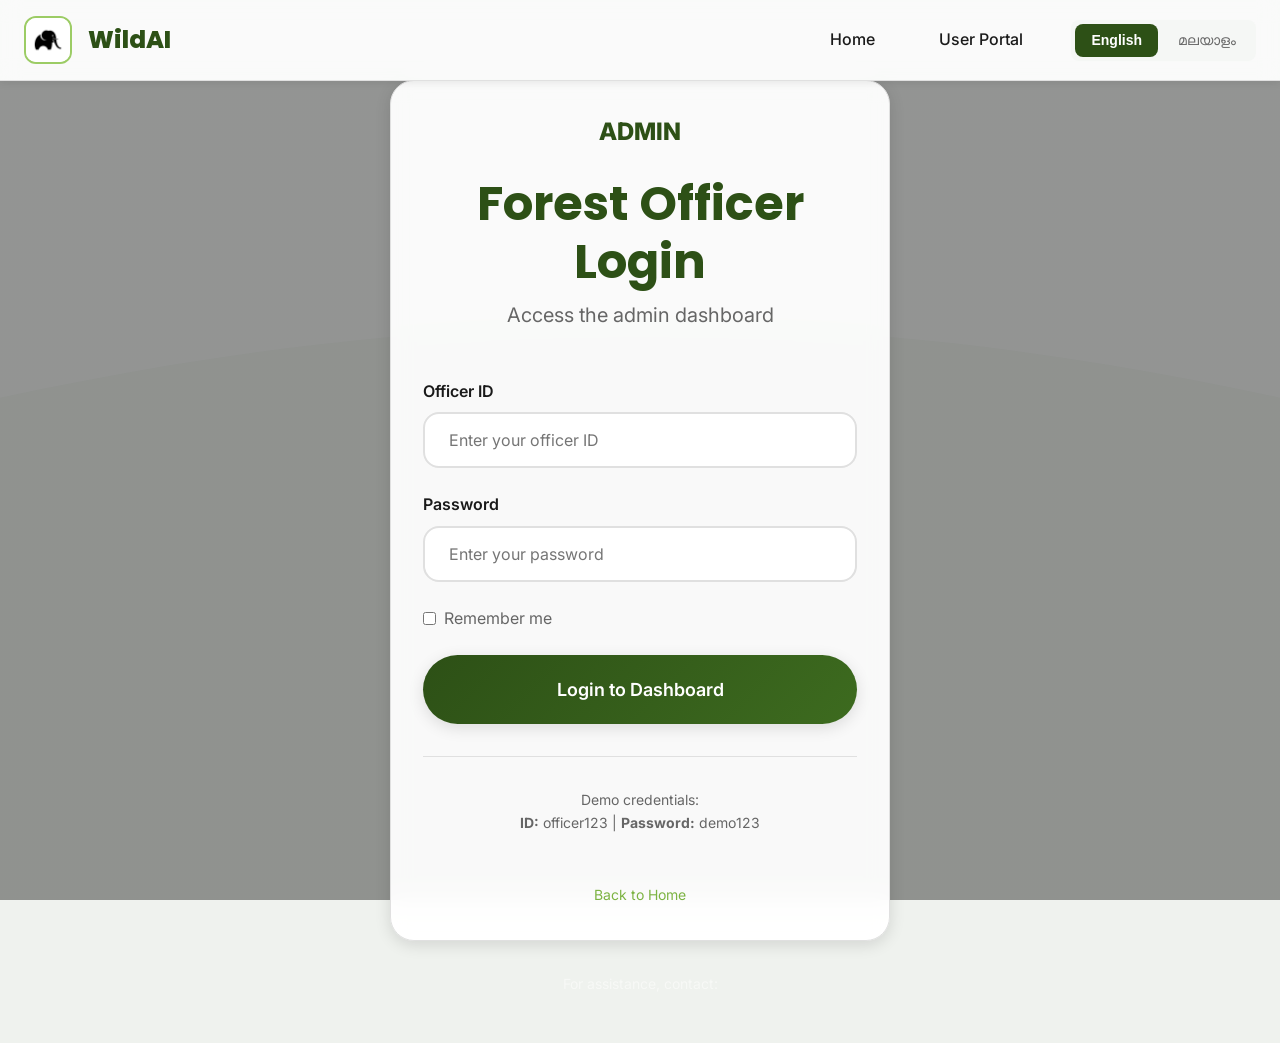
<file: login.html>
<!DOCTYPE html>
<html lang="en">

<head>
    <meta charset="UTF-8">
    <meta name="viewport" content="width=device-width, initial-scale=1.0">
    <meta name="description" content="Admin login for wildlife monitoring system">
    <title>Admin Login - WildAI</title>
    <link rel="stylesheet" href="styles.css">
</head>

<body>
    <!-- Navigation Bar -->
    <nav class="navbar" id="navbar">
        <div class="container">
            <a href="index.html" class="navbar-brand">
                <img src="logo.jpg" alt="WildAI Logo"
                    style="height: 48px; border-radius: 12px; border: 2px solid var(--color-secondary-light);">
                <span data-lang="brand">WildAI</span>
            </a>
            <ul class="navbar-menu">
                <li><a href="index.html" data-lang="nav-home">Home</a></li>
                <li><a href="user-portal.html" data-lang="nav-portal">User Portal</a></li>
                <li class="lang-switcher">
                    <button class="lang-btn" data-lang-switch="en" id="langEn">English</button>
                    <button class="lang-btn" data-lang-switch="ml" id="langMl">മലയാളം</button>
                </li>
            </ul>
        </div>
    </nav>

    <!-- Login Section -->
    <section class="hero"
        style="min-height: 100vh; background-image: linear-gradient(rgba(0,0,0,0.4), rgba(0,0,0,0.4)), url('https://th-i.thgim.com/public/incoming/o8ko7w/article70068731.ece/alternates/FREE_1200/6678_21_7_2025_16_22_4_3_TUSKER_1.JPG'); background-size: cover; background-position: center; background-attachment: fixed;">
        <div class="container">
            <div class="fade-in" style="max-width: 500px; margin: 0 auto;">
                <div class="card" style="background: rgba(255, 255, 255, 0.95); backdrop-filter: blur(10px);">
                    <div style="text-align: center; margin-bottom: var(--space-xl);">
                        <div
                            style="font-size: 1.5rem; font-weight: 800; color: var(--color-primary); margin-bottom: var(--space-md);">
                            ADMIN</div>
                        <h2 style="color: var(--color-primary); margin-bottom: var(--space-xs);"
                            data-lang="admin-title">Forest Officer Login
                        </h2>
                        <p style="color: var(--color-text-secondary);" data-lang="admin-subtitle">Access the admin
                            dashboard</p>
                    </div>

                    <form id="loginForm">
                        <div class="form-group">
                            <label class="form-label" data-lang="officer-id-label">Officer ID</label>
                            <input type="text" class="form-input" id="officerId"
                                data-lang-placeholder="officer-id-placeholder" placeholder="Enter your officer ID"
                                required>
                        </div>

                        <div class="form-group">
                            <label class="form-label" data-lang="password-label">Password</label>
                            <input type="password" class="form-input" id="password"
                                data-lang-placeholder="password-placeholder" placeholder="Enter your password" required>
                        </div>

                        <div class="form-group" style="display: flex; align-items: center; gap: var(--space-xs);">
                            <input type="checkbox" id="rememberMe" style="width: auto;">
                            <label for="rememberMe"
                                style="margin: 0; font-weight: 400; color: var(--color-text-secondary);"
                                data-lang="remember-me">Remember
                                me</label>
                        </div>

                        <button type="submit" class="btn btn-primary w-full btn-lg">
                            <span data-lang="login-btn">Login to Dashboard</span>
                        </button>
                    </form>

                    <div
                        style="margin-top: var(--space-lg); padding-top: var(--space-lg); border-top: 1px solid var(--color-border); text-align: center;">
                        <p style="color: var(--color-text-secondary); font-size: 0.875rem;">
                            <span data-lang="demo-creds">Demo credentials:</span> <br>
                            <strong>ID:</strong> officer123 | <strong>Password:</strong> demo123
                        </p>
                    </div>

                    <div style="margin-top: var(--space-md); text-align: center;">
                        <a href="index.html" style="color: var(--color-secondary); font-size: 0.875rem;"
                            data-lang="back-home">
                            Back to Home
                        </a>
                    </div>
                </div>

                <div style="margin-top: var(--space-lg); text-align: center;">
                    <p style="color: rgba(255, 255, 255, 0.8); font-size: 0.875rem;" data-lang="assist-text">
                        For assistance, contact: <strong>support@wildai.org</strong>
                    </p>
                </div>
            </div>
        </div>
    </section>

    <script src="script.js"></script>
</body>

</html>
</file>
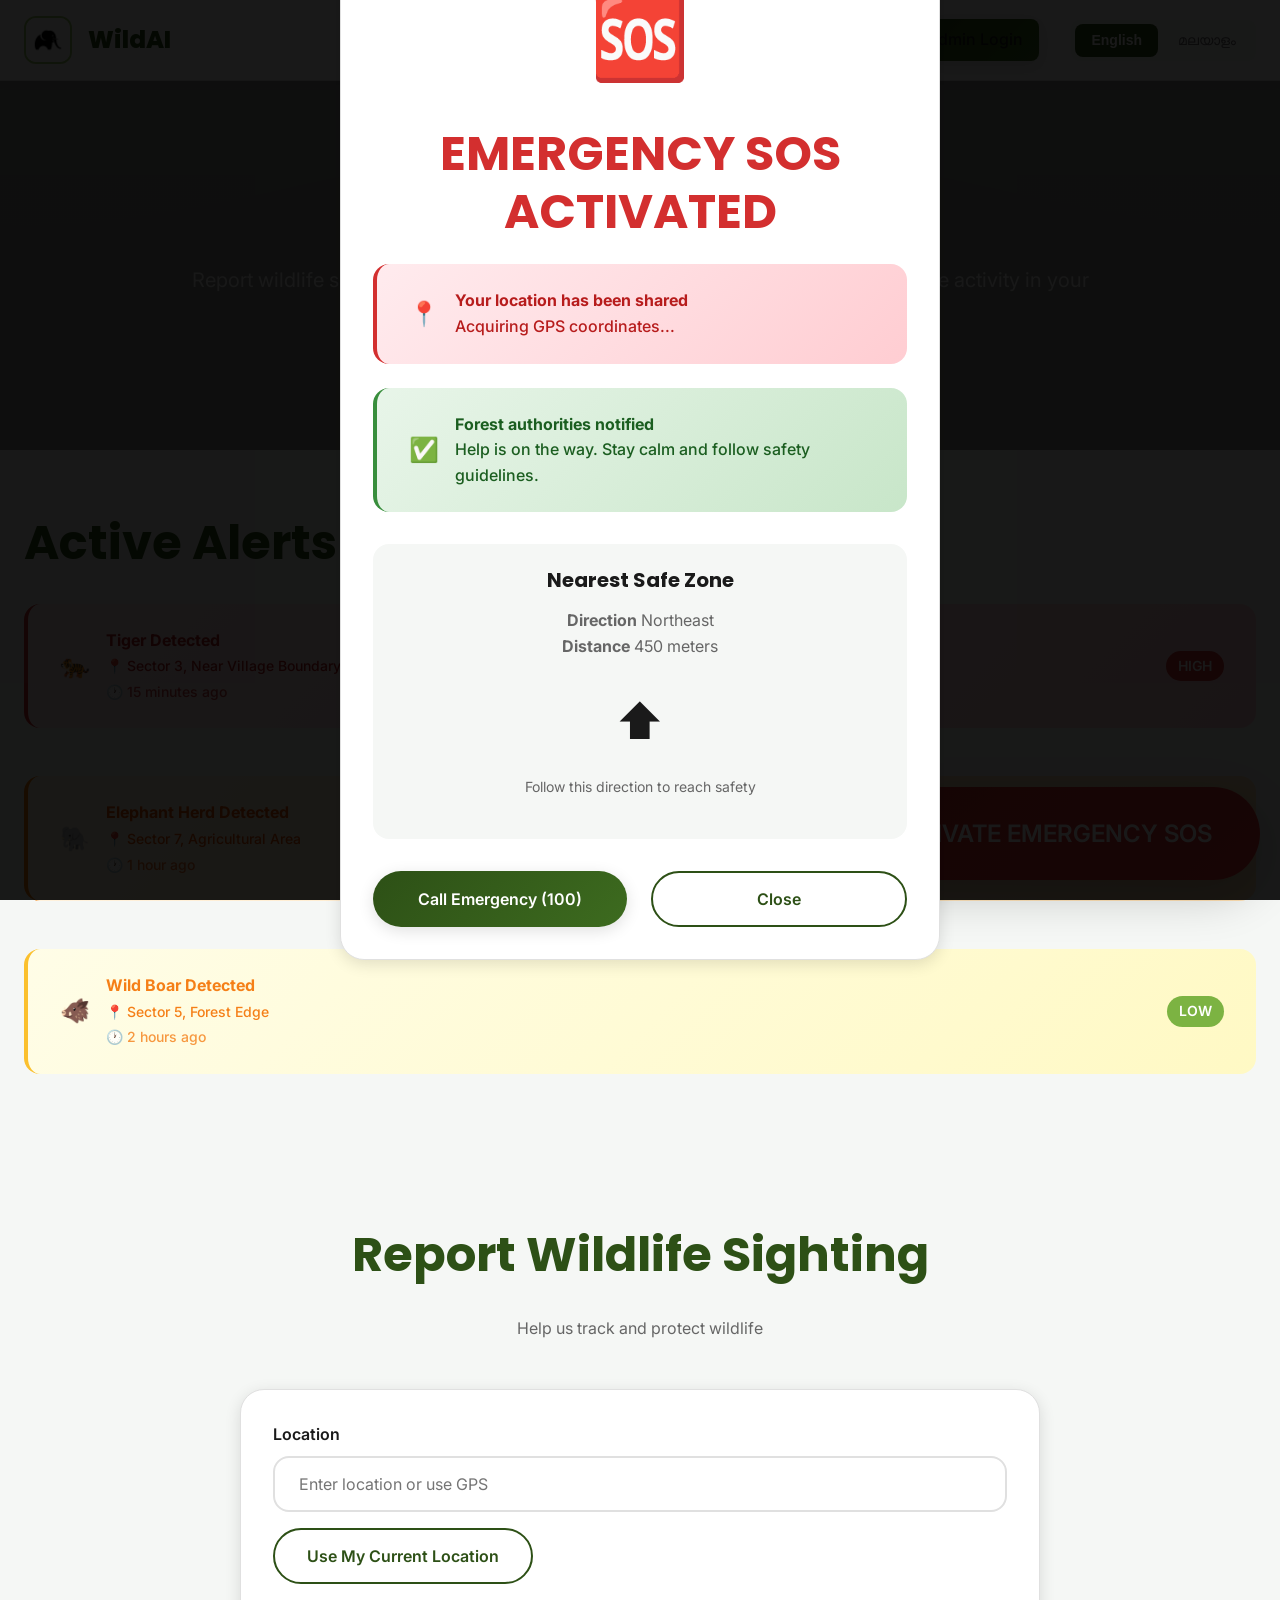
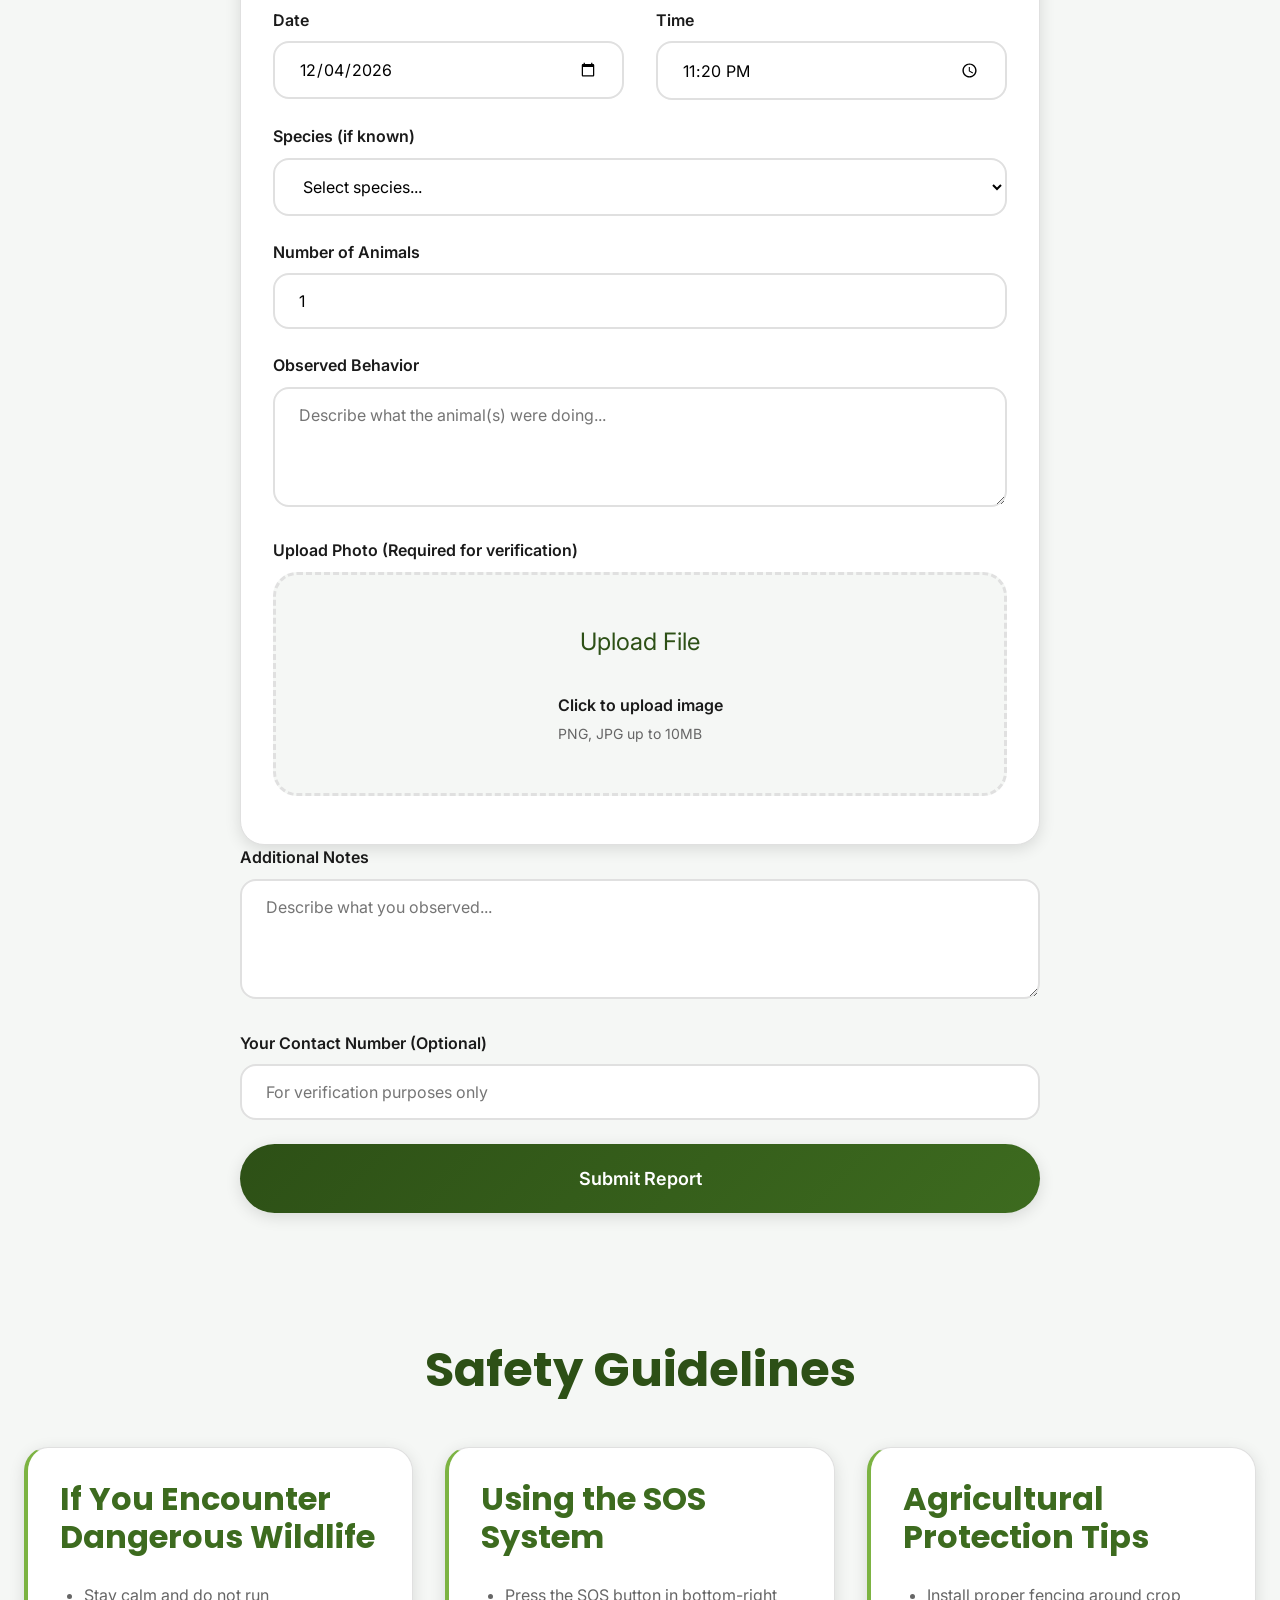
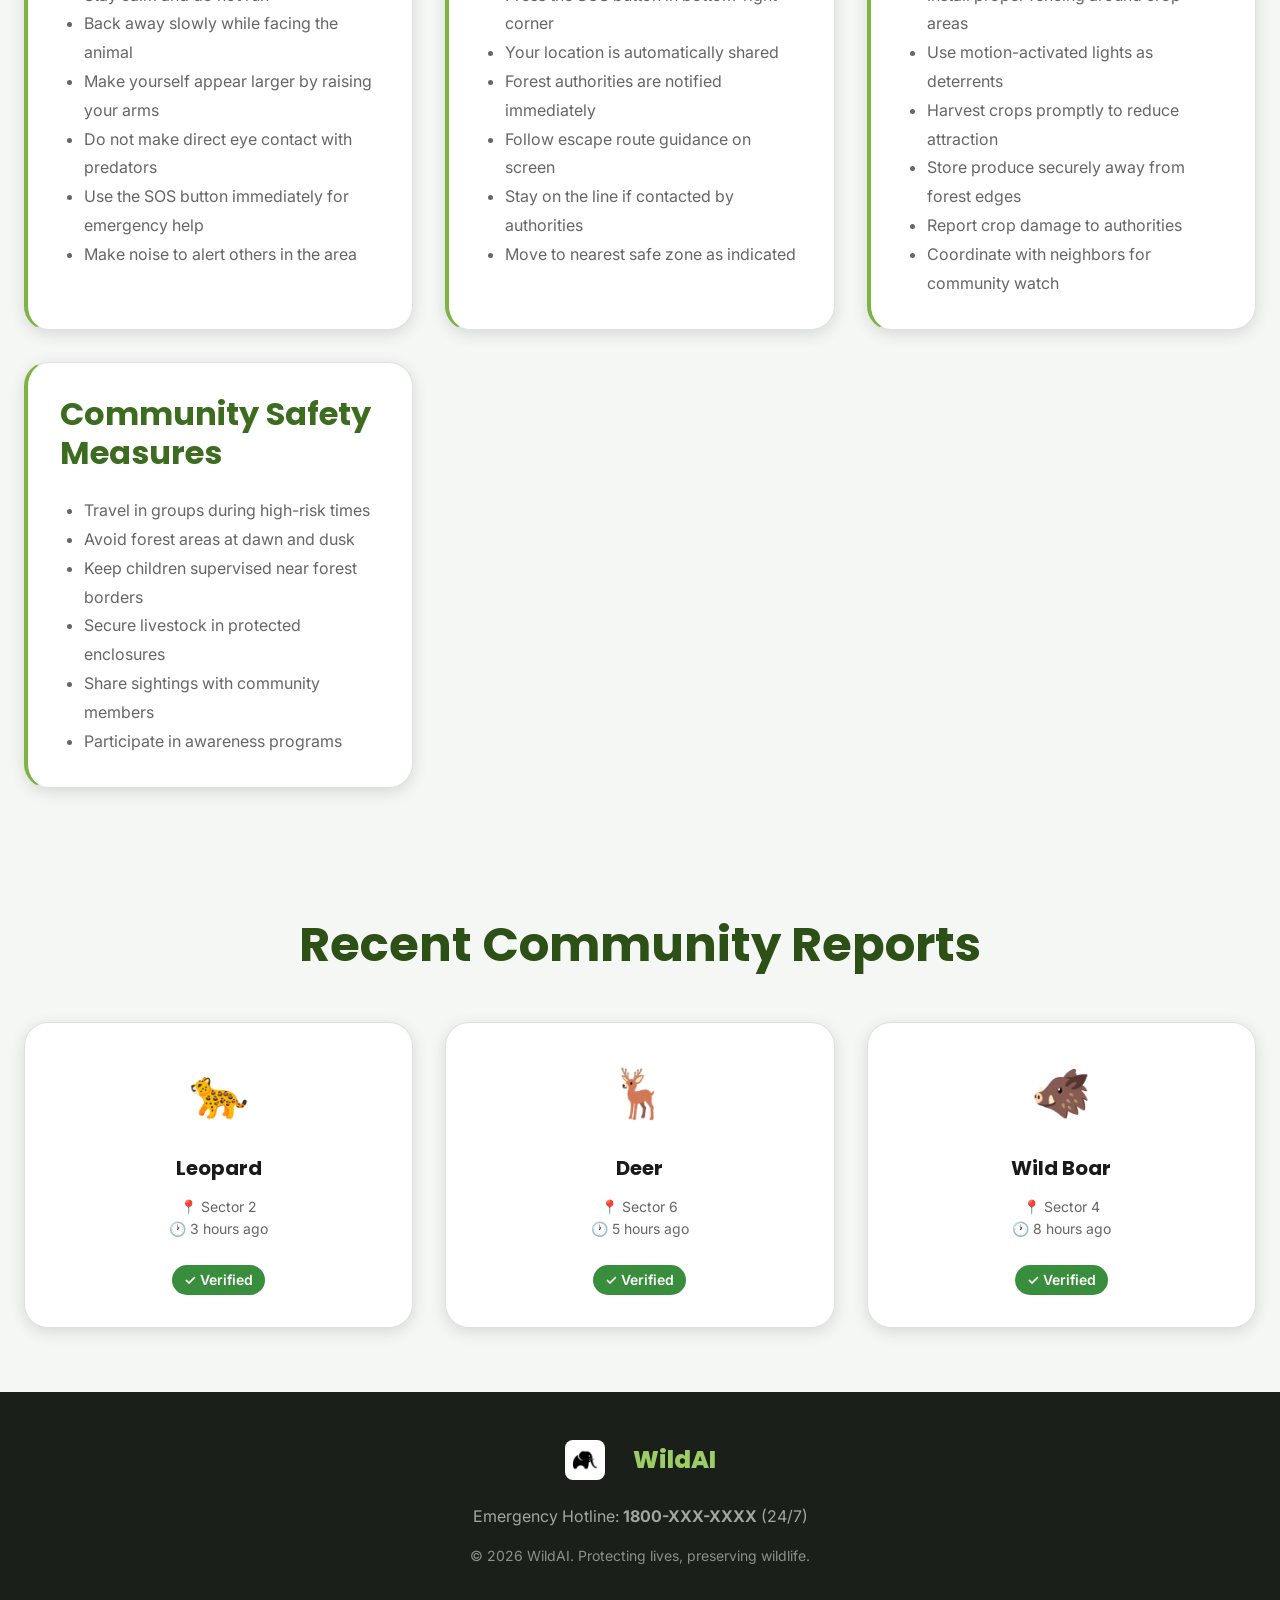
<file: user-portal.html>
<!DOCTYPE html>
<html lang="en">

<head>
    <meta charset="UTF-8">
    <meta name="viewport" content="width=device-width, initial-scale=1.0">
    <meta name="description" content="Report wildlife sightings and access emergency SOS features">
    <title>User Portal - Wildlife Guardian</title>
    <link rel="stylesheet" href="styles.css">
</head>

<body>
    <!-- Navigation Bar -->
    <nav class="navbar" id="navbar">
        <div class="container">
            <a href="index.html" class="navbar-brand">
                <img src="logo.jpg" alt="WildAI Logo"
                    style="height: 48px; border-radius: 12px; border: 2px solid var(--color-secondary-light);">
                <span data-lang="brand">WildAI</span>
            </a>
            <button class="navbar-toggle" id="navToggle" aria-label="Toggle navigation">
                ☰
            </button>
            <ul class="navbar-menu" id="navMenu">
                <li><a href="index.html" data-lang="nav-home">Home</a></li>
                <li><a href="user-portal.html" data-lang="nav-portal">User Portal</a></li>
                <li><a href="#report" data-lang="btn-report">Report Sighting</a></li>
                <li><a href="login.html" class="btn btn-primary" data-lang="nav-admin">Admin Login</a></li>
                <li class="lang-switcher">
                    <button class="lang-btn" data-lang-switch="en" id="langEn">English</button>
                    <button class="lang-btn" data-lang-switch="ml" id="langMl">മലയാളം</button>
                </li>
            </ul>
        </div>
    </nav>

    <!-- Emergency SOS Banner -->
    <div style="position: fixed; bottom: 20px; right: 20px; z-index: 999;">
        <button class="btn btn-danger btn-lg" id="sosButton"
            style="font-size: 1.5rem; padding: var(--space-lg) var(--space-xl); box-shadow: var(--shadow-xl);">
            <span data-lang="activate-sos">EMERGENCY SOS</span>
        </button>
    </div>

    <!-- Hero Section -->
    <section class="hero"
        style="min-height: 50vh; padding-top: 100px; background-image: linear-gradient(rgba(0,0,0,0.4), rgba(0,0,0,0.4)), url('https://th-i.thgim.com/public/incoming/o8ko7w/article70068731.ece/alternates/FREE_1200/6678_21_7_2025_16_22_4_3_TUSKER_1.JPG'); background-size: cover; background-position: center; background-attachment: fixed;">
        <div class="container">
            <div class="hero-content fade-in">
                <h1 style="font-size: 3rem;" data-lang="nav-portal">User Portal</h1>
                <p data-lang="portal-desc1">Report wildlife sightings, access safety resources, and stay informed about
                    wildlife activity in your
                    area.</p>
            </div>
        </div>
    </section>

    <!-- Active Alerts Section -->
    <section class="section" id="alerts">
        <div class="container">
            <h2 class="mb-4" data-lang="alerts-title">Active Alerts in Your Area</h2>

            <div id="alertsContainer" style="display: flex; flex-direction: column; gap: var(--space-md);">
                <!-- Alerts will be dynamically inserted here -->
            </div>
        </div>
    </section>

    <!-- Wildlife Sighting Report Form -->
    <section class="section" id="report" style="background: var(--color-bg-light);">
        <div class="container">
            <div style="max-width: 800px; margin: 0 auto;">
                <h2 class="text-center mb-4" data-lang="report-title">Report Wildlife Sighting</h2>
                <p class="text-center mb-5" style="color: var(--color-text-secondary);" data-lang="report-subtitle">
                    Help us track wildlife movement by reporting sightings. Your reports are verified using AI to ensure
                    authenticity.
                </p>

                <div class="card">
                    <form id="sightingForm">
                        <!-- Location -->
                        <div class="form-group">
                            <label class="form-label" data-lang="location-label">Location</label>
                            <input type="text" class="form-input" id="location"
                                data-lang-placeholder="location-placeholder" placeholder="Enter location or use GPS"
                                required>
                            <button type="button" class="btn btn-outline mt-2" id="getLocationBtn">
                                <span data-lang="use-gps">Use My Current Location</span>
                            </button>
                        </div>

                        <!-- Date and Time -->
                        <div class="grid grid-2">
                            <div class="form-group">
                                <label class="form-label" data-lang="date-label">Date</label>
                                <input type="date" class="form-input" id="sightingDate" required>
                            </div>
                            <div class="form-group">
                                <label class="form-label" data-lang="time-label">Time</label>
                                <input type="time" class="form-input" id="sightingTime" required>
                            </div>
                        </div>

                        <!-- Species -->
                        <div class="form-group">
                            <label class="form-label" data-lang="species-label">Species (if known)</label>
                            <select class="form-select" id="species">
                                <option value="" data-lang="select-species">Select species...</option>
                                <option value="tiger" data-lang="species-tiger">Tiger / കടുവ</option>
                                <option value="leopard" data-lang="species-leopard">Leopard / പുലി</option>
                                <option value="elephant" data-lang="species-elephant">Elephant / ആന</option>
                                <option value="wild-boar" data-lang="species-boar">Wild Boar / കാട്ടുപന്നി</option>
                                <option value="deer" data-lang="species-deer">Deer / മാൻ</option>
                                <option value="bear" data-lang="species-bear">Bear / കരടി</option>
                                <option value="monkey" data-lang="species-monkey">Monkey / കുരങ്ങ്</option>
                                <option value="snake" data-lang="species-snake">Snake / പാമ്പ്</option>
                                <option value="other" data-lang="species-other">Other</option>
                            </select>
                        </div>

                        <!-- Number of Animals -->
                        <div class="form-group">
                            <label class="form-label" data-lang="animal-count-label">Number of Animals</label>
                            <input type="number" class="form-input" id="animalCount" min="1" value="1" required>
                        </div>

                        <!-- Behavior -->
                        <div class="form-group">
                            <label class="form-label" data-lang="behavior-label">Observed Behavior</label>
                            <textarea class="form-textarea" id="behavior" data-lang-placeholder="behavior-placeholder"
                                placeholder="Describe what the animal(s) were doing..." required></textarea>
                        </div>

                        <label class="form-label" data-lang="upload-photo-label">Upload Photo (Required for
                            verification)</label>
                        <div class="file-upload">
                            <input type="file" class="file-upload-input" id="imageUpload" accept="image/*" required>
                            <label for="imageUpload" class="file-upload-label">
                                <span
                                    style="font-size: 1.5rem; color: var(--color-primary); margin-bottom: 0.5rem;">Upload
                                    File</span>
                                <div>
                                    <div style="font-weight: 600; margin-bottom: 0.25rem;" data-lang="upload-click">
                                        Click to upload image
                                    </div>
                                    <div style="font-size: 0.875rem; color: var(--color-text-secondary);"
                                        data-lang="upload-format">PNG, JPG
                                        up to 10MB</div>
                                </div>
                            </label>
                        </div>
                        <div id="imagePreview" class="file-preview hidden"></div>
                        <div id="verificationStatus" class="mt-2"></div>
                </div>

                <!-- Additional Notes -->
                <div class="form-group">
                    <label class="form-label" data-lang="notes-label">Additional Notes</label>
                    <textarea class="form-textarea" id="notes" data-lang-placeholder="notes-placeholder"
                        placeholder="Provide any additional details about the sighting..."></textarea>
                </div>

                <!-- Contact Information -->
                <div class="form-group">
                    <label class="form-label" data-lang="contact-label">Your Contact Number
                        (Optional)</label>
                    <input type="tel" class="form-input" id="contact" placeholder="For verification purposes only">
                </div>

                <!-- Submit Button -->
                <button type="submit" class="btn btn-primary w-full btn-lg">
                    <span data-lang="submit-report">Submit Sighting Report</span>
                </button>
                </form>
            </div>
        </div>
        </div>
    </section>

    <!-- Safety Guidelines Section -->
    <section class="section">
        <div class="container">
            <h2 class="text-center mb-5" data-lang="safety-guidelines-title">Safety Guidelines</h2>

            <div class="grid grid-2">
                <div class="card card-accent-side">
                    <h3 data-lang="guideline-dangerous-wildlife-title">If You Encounter Dangerous Wildlife</h3>
                    <ul style="color: var(--color-text-secondary); margin-left: var(--space-md); line-height: 1.8;">
                        <li data-lang="guideline-dangerous-wildlife-1"><strong>Stay calm</strong> and do not run</li>
                        <li data-lang="guideline-dangerous-wildlife-2"><strong>Back away slowly</strong> while facing
                            the animal</li>
                        <li data-lang="guideline-dangerous-wildlife-3"><strong>Make yourself appear larger</strong> by
                            raising your arms</li>
                        <li data-lang="guideline-dangerous-wildlife-4"><strong>Do not make direct eye contact</strong>
                            with predators</li>
                        <li data-lang="guideline-dangerous-wildlife-5"><strong>Use the SOS button</strong> immediately
                            for emergency help</li>
                        <li data-lang="guideline-dangerous-wildlife-6"><strong>Make noise</strong> to alert others in
                            the area</li>
                    </ul>
                </div>

                <div class="card card-accent-side">
                    <h3 data-lang="guideline-sos-system-title">Using the SOS System</h3>
                    <ul style="color: var(--color-text-secondary); margin-left: var(--space-md); line-height: 1.8;">
                        <li data-lang="guideline-sos-system-1"><strong>Press the SOS button</strong> in bottom-right
                            corner</li>
                        <li data-lang="guideline-sos-system-2"><strong>Your location</strong> is automatically shared
                        </li>
                        <li data-lang="guideline-sos-system-3"><strong>Forest authorities</strong> are notified
                            immediately</li>
                        <li data-lang="guideline-sos-system-4"><strong>Follow escape route</strong> guidance on screen
                        </li>
                        <li data-lang="guideline-sos-system-5"><strong>Stay on the line</strong> if contacted by
                            authorities</li>
                        <li data-lang="guideline-sos-system-6"><strong>Move to nearest safe zone</strong> as indicated
                        </li>
                    </ul>
                </div>

                <div class="card card-accent-side">
                    <h3 data-lang="guideline-agricultural-protection-title">Agricultural Protection Tips</h3>
                    <ul style="color: var(--color-text-secondary); margin-left: var(--space-md); line-height: 1.8;">
                        <li data-lang="guideline-agricultural-protection-1"><strong>Install proper fencing</strong>
                            around crop areas</li>
                        <li data-lang="guideline-agricultural-protection-2"><strong>Use motion-activated lights</strong>
                            as deterrents</li>
                        <li data-lang="guideline-agricultural-protection-3"><strong>Harvest crops promptly</strong> to
                            reduce attraction</li>
                        <li data-lang="guideline-agricultural-protection-4"><strong>Store produce securely</strong> away
                            from forest edges</li>
                        <li data-lang="guideline-agricultural-protection-5"><strong>Report crop damage</strong> to
                            authorities</li>
                        <li data-lang="guideline-agricultural-protection-6"><strong>Coordinate with neighbors</strong>
                            for community watch</li>
                    </ul>
                </div>

                <div class="card card-accent-side">
                    <h3 data-lang="guideline-community-safety-title">Community Safety Measures</h3>
                    <ul style="color: var(--color-text-secondary); margin-left: var(--space-md); line-height: 1.8;">
                        <li data-lang="guideline-community-safety-1"><strong>Travel in groups</strong> during high-risk
                            times</li>
                        <li data-lang="guideline-community-safety-2"><strong>Avoid forest areas</strong> at dawn and
                            dusk</li>
                        <li data-lang="guideline-community-safety-3"><strong>Keep children supervised</strong> near
                            forest borders</li>
                        <li data-lang="guideline-community-safety-4"><strong>Secure livestock</strong> in protected
                            enclosures</li>
                        <li data-lang="guideline-community-safety-5"><strong>Share sightings</strong> with community
                            members</li>
                        <li data-lang="guideline-community-safety-6"><strong>Participate in awareness programs</strong>
                        </li>
                    </ul>
                </div>
            </div>
        </div>
    </section>

    <!-- Recent Community Reports -->
    <section class="section" style="background: var(--color-bg-light);">
        <div class="container">
            <h2 class="text-center mb-5" data-lang="recent-reports-title">Recent Community Reports</h2>

            <div class="grid grid-3" id="recentReports">
                <!-- Reports will be dynamically inserted here -->
            </div>
        </div>
    </section>

    <!-- SOS Modal -->
    <div id="sosModal" class="hidden"
        style="position: fixed; top: 0; left: 0; right: 0; bottom: 0; background: rgba(0, 0, 0, 0.9); z-index: 9999; display: flex; align-items: center; justify-content: center; padding: var(--space-md);">
        <div class="card" style="max-width: 600px; width: 100%; background: white;">
            <div style="text-align: center;">
                <div style="font-size: 5rem; margin-bottom: var(--space-md); animation: pulse 1s infinite;">🆘</div>
                <h2 style="color: var(--color-danger-high); margin-bottom: var(--space-md);"
                    data-lang="sos-activated-title">EMERGENCY SOS ACTIVATED
                </h2>

                <div class="alert alert-danger-high" style="text-align: left;">
                    <span class="alert-icon">📍</span>
                    <div>
                        <strong data-lang="sos-location-shared">Your location has been shared</strong><br>
                        <span id="sosLocation">Acquiring GPS coordinates...</span>
                    </div>
                </div>

                <div class="alert alert-safe" style="text-align: left;">
                    <span class="alert-icon">✅</span>
                    <div>
                        <strong data-lang="sos-authorities-notified">Forest authorities notified</strong><br>
                        <span data-lang="sos-help-on-way">Help is on the way. Stay calm and follow safety
                            guidelines.</span>
                    </div>
                </div>

                <div
                    style="margin: var(--space-lg) 0; padding: var(--space-md); background: var(--color-bg-light); border-radius: var(--radius-md);">
                    <h4 style="margin-bottom: var(--space-sm);" data-lang="sos-safe-zone-title">🗺️ Nearest Safe Zone
                    </h4>
                    <p style="color: var(--color-text-secondary); margin-bottom: var(--space-sm);">
                        <strong data-lang="sos-direction">Direction:</strong> <span
                            id="safeZoneDirection">Northeast</span><br>
                        <strong data-lang="sos-distance">Distance:</strong> <span id="safeZoneDistance">450
                            meters</span>
                    </p>
                    <div style="font-size: 3rem; margin-top: var(--space-md);">⬆️</div>
                    <p style="color: var(--color-text-secondary); font-size: 0.875rem; margin-top: var(--space-sm);"
                        data-lang="sos-follow-direction">
                        Follow this direction to reach safety
                    </p>
                </div>

                <div style="display: flex; gap: var(--space-md); margin-top: var(--space-lg);">
                    <button class="btn btn-primary w-full" onclick="window.location.href='tel:100'">
                        <span data-lang="sos-call-emergency">📞 Call Emergency (100)</span>
                    </button>
                    <button class="btn btn-outline w-full" id="closeSosModal">
                        <span data-lang="sos-close">Close</span>
                    </button>
                </div>
            </div>
        </div>
    </div>

    <!-- Footer -->
    <footer
        style="background: var(--color-surface-dark); color: rgba(255, 255, 255, 0.8); padding: var(--space-xl) 0; text-align: center;">
        <div class="container">
            <div class="navbar-brand"
                style="justify-content: center; margin-bottom: var(--space-md); color: var(--color-secondary-light);">
                <img src="logo.jpg" alt="WildAI Logo" style="height: 40px; border-radius: 8px; margin-right: 12px;">
                <span data-lang="brand">WildAI</span>
            </div>
            <p style="color: rgba(255, 255, 255, 0.6); margin-bottom: var(--space-sm);">
                <span data-lang="emergency-hotline">Emergency Hotline:</span> <strong>1800-XXX-XXXX</strong> (24/7)
            </p>
            <p style="color: rgba(255, 255, 255, 0.5); font-size: 0.875rem;">
                © 2026 WildAI. <span data-lang="footer-tagline">Protecting lives, preserving wildlife.</span>
            </p>
        </div>
    </footer>

    <script src="script.js"></script>
</body>

</html>
</file>
<file: styles.css>
/* ===================================
   Wildlife Monitoring System - Design System
   =================================== */

/* Import Modern Fonts */
@import url('https://fonts.googleapis.com/css2?family=Inter:wght@300;400;500;600;700;800&family=Poppins:wght@400;500;600;700;800&display=swap');

/* ===================================
   CSS Variables - Design Tokens
   =================================== */
:root {
  /* Nature-Inspired Color Palette */
  --color-primary: #2d5016;
  --color-primary-light: #3d6b1f;
  --color-primary-dark: #1a3009;
  --color-secondary: #7cb342;
  --color-secondary-light: #9ccc65;
  --color-accent: #ff6f00;
  --color-accent-light: #ff8f00;

  /* Alert Severity Colors */
  --color-danger-high: #d32f2f;
  --color-danger-medium: #f57c00;
  --color-danger-low: #fbc02d;
  --color-safe: #388e3c;

  /* Neutral Colors */
  --color-bg-light: #f5f7f5;
  --color-bg-dark: #0a0f0a;
  --color-surface: #ffffff;
  --color-surface-dark: #1a1f1a;
  --color-text-primary: #1a1a1a;
  --color-text-secondary: #666666;
  --color-text-light: #ffffff;
  --color-border: #e0e0e0;
  --color-border-dark: #2a2f2a;

  /* Glassmorphism */
  --glass-bg: rgba(255, 255, 255, 0.1);
  --glass-border: rgba(255, 255, 255, 0.2);
  --glass-shadow: 0 8px 32px 0 rgba(31, 38, 135, 0.15);

  /* Typography */
  --font-primary: 'Inter', -apple-system, BlinkMacSystemFont, 'Segoe UI', sans-serif;
  --font-heading: 'Poppins', sans-serif;

  /* Spacing Scale */
  --space-xs: 0.5rem;
  --space-sm: 1rem;
  --space-md: 1.5rem;
  --space-lg: 2rem;
  --space-xl: 3rem;
  --space-2xl: 4rem;

  /* Border Radius */
  --radius-sm: 0.5rem;
  --radius-md: 1rem;
  --radius-lg: 1.5rem;
  --radius-full: 9999px;

  /* Shadows */
  --shadow-sm: 0 2px 8px rgba(0, 0, 0, 0.08);
  --shadow-md: 0 4px 16px rgba(0, 0, 0, 0.12);
  --shadow-lg: 0 8px 32px rgba(0, 0, 0, 0.16);
  --shadow-xl: 0 16px 48px rgba(0, 0, 0, 0.2);

  /* Transitions */
  --transition-fast: 150ms cubic-bezier(0.4, 0, 0.2, 1);
  --transition-base: 250ms cubic-bezier(0.4, 0, 0.2, 1);
  --transition-slow: 350ms cubic-bezier(0.4, 0, 0.2, 1);
}

/* ===================================
   Global Reset & Base Styles
   =================================== */
* {
  margin: 0;
  padding: 0;
  box-sizing: border-box;
}

html {
  scroll-behavior: smooth;
  font-size: 16px;
}

body {
  font-family: var(--font-primary);
  color: var(--color-text-primary);
  background: var(--color-bg-light);
  line-height: 1.6;
  overflow-x: hidden;
}

/* ===================================
   Typography
   =================================== */
h1,
h2,
h3,
h4,
h5,
h6 {
  font-family: var(--font-heading);
  font-weight: 700;
  line-height: 1.2;
  margin-bottom: var(--space-md);
}

h1 {
  font-size: clamp(2.5rem, 5vw, 4rem);
  background: linear-gradient(135deg, var(--color-primary), var(--color-secondary));
  -webkit-background-clip: text;
  -webkit-text-fill-color: transparent;
  background-clip: text;
}

h2 {
  font-size: clamp(2rem, 4vw, 3rem);
  color: var(--color-primary);
}

h3 {
  font-size: clamp(1.5rem, 3vw, 2rem);
  color: var(--color-primary-light);
}

h4 {
  font-size: 1.25rem;
}

p {
  margin-bottom: var(--space-sm);
  color: var(--color-text-secondary);
}

a {
  color: var(--color-secondary);
  text-decoration: none;
  transition: color var(--transition-base);
}

a:hover {
  color: var(--color-secondary-light);
}

/* ===================================
   Layout Components
   =================================== */
.container {
  max-width: 1400px;
  margin: 0 auto;
  padding: 0 var(--space-md);
}

.section {
  padding: var(--space-2xl) 0;
}

.grid {
  display: grid;
  gap: var(--space-lg);
}

.grid-2 {
  grid-template-columns: repeat(auto-fit, minmax(300px, 1fr));
}

.grid-3 {
  grid-template-columns: repeat(auto-fit, minmax(280px, 1fr));
}

.grid-4 {
  grid-template-columns: repeat(auto-fit, minmax(250px, 1fr));
}

.flex {
  display: flex;
  gap: var(--space-md);
}

.flex-center {
  display: flex;
  align-items: center;
  justify-content: center;
}

.flex-between {
  display: flex;
  align-items: center;
  justify-content: space-between;
}

/* ===================================
   Top Bar & Interactions
   =================================== */
.top-bar {
  background: var(--color-primary-dark);
  color: var(--color-text-light);
  padding: var(--space-xs) 0;
  font-size: 0.875rem;
  border-bottom: 1px solid rgba(255, 255, 255, 0.1);
}

.top-bar-content {
  display: flex;
  justify-content: space-between;
  align-items: center;
}

.accessibility-tools {
  display: flex;
  gap: var(--space-sm);
  align-items: center;
}

.access-btn {
  background: rgba(255, 255, 255, 0.1);
  border: 1px solid rgba(255, 255, 255, 0.2);
  color: white;
  width: 30px;
  height: 30px;
  display: flex;
  align-items: center;
  justify-content: center;
  border-radius: 4px;
  cursor: pointer;
  font-weight: bold;
  font-size: 0.9rem;
  transition: all var(--transition-fast);
}

.access-btn:hover {
  background: var(--color-secondary);
  border-color: var(--color-secondary);
}

.lang-switch {
  display: flex;
  background: rgba(255, 255, 255, 0.1);
  border-radius: 4px;
  overflow: hidden;
  border: 1px solid rgba(255, 255, 255, 0.2);
}

.lang-btn {
  background: none;
  border: none;
  color: rgba(255, 255, 255, 0.7);
  padding: 4px 12px;
  cursor: pointer;
  font-size: 0.85rem;
  transition: all var(--transition-fast);
}

.lang-btn.active {
  background: var(--color-secondary);
  color: white;
  font-weight: 600;
}

.news-ticker-container {
  background: #000;
  color: #fff;
  padding: 8px 0;
  overflow: hidden;
  position: relative;
  border-bottom: 1px solid var(--color-danger-medium);
}

.news-ticker-wrapper {
  display: flex;
  align-items: center;
  max-width: 1400px;
  margin: 0 auto;
  padding: 0 var(--space-md);
}

.ticker-label {
  background: var(--color-danger-medium);
  color: white;
  padding: 2px 8px;
  border-radius: 4px;
  font-size: 0.75rem;
  font-weight: bold;
  white-space: nowrap;
  margin-right: var(--space-md);
  z-index: 2;
}

.ticker-content {
  white-space: nowrap;
  animation: ticker 30s linear infinite;
  padding-left: 100%;
  display: inline-block;
}

@keyframes ticker {
  0% {
    transform: translateX(0);
  }

  100% {
    transform: translateX(-100%);
  }
}

/* ===================================
   Navigation Bar
   =================================== */
.navbar {
  position: fixed;
  top: 0;
  left: 0;
  right: 0;
  z-index: 1000;
  background: rgba(255, 255, 255, 0.95);
  backdrop-filter: blur(10px);
  border-bottom: 1px solid var(--color-border);
  box-shadow: var(--shadow-sm);
  transition: all var(--transition-base);
}

.navbar.scrolled {
  background: rgba(255, 255, 255, 0.98);
  box-shadow: var(--shadow-md);
}

.navbar .container {
  display: flex;
  align-items: center;
  justify-content: space-between;
  padding: var(--space-sm) var(--space-md);
}

.navbar-brand {
  display: flex;
  align-items: center;
  gap: var(--space-sm);
  font-family: var(--font-heading);
  font-size: 1.5rem;
  font-weight: 800;
  color: var(--color-primary);
}

.navbar-brand .icon {
  font-size: 2rem;
}

.navbar-menu {
  display: flex;
  list-style: none;
  gap: var(--space-lg);
  align-items: center;
}

.navbar-menu a {
  font-weight: 500;
  color: var(--color-text-primary);
  padding: var(--space-xs) var(--space-sm);
  border-radius: var(--radius-sm);
  transition: all var(--transition-base);
}

.navbar-menu a:hover {
  background: var(--color-primary);
  color: var(--color-text-light);
}

.navbar-toggle {
  display: none;
  background: none;
  border: none;
  font-size: 1.5rem;
  cursor: pointer;
  color: var(--color-primary);
}

/* Language Switcher */
.lang-switcher {
  display: flex;
  gap: 0.25rem;
  background: var(--color-bg-light);
  border-radius: var(--radius-sm);
  padding: 0.25rem;
}

.lang-btn {
  background: transparent;
  border: none;
  padding: 0.5rem 1rem;
  font-size: 0.875rem;
  font-weight: 500;
  color: var(--color-text-secondary);
  cursor: pointer;
  border-radius: var(--radius-sm);
  transition: all var(--transition-fast);
}

.lang-btn:hover {
  background: rgba(45, 80, 22, 0.1);
  color: var(--color-primary);
}

.lang-btn.active {
  background: var(--color-primary);
  color: white;
}

/* ===================================
   Cards
   =================================== */
.card {
  background: var(--color-surface);
  border-radius: var(--radius-lg);
  padding: var(--space-lg);
  box-shadow: var(--shadow-md);
  transition: all var(--transition-base);
  border: 1px solid var(--color-border);
}

.card:hover {
  transform: translateY(-4px);
  box-shadow: var(--shadow-lg);
  border-color: var(--color-secondary-light);
}

.card-accent-top {
  border-top: 4px solid var(--color-primary);
}

.card-accent-side {
  border-left: 4px solid var(--color-secondary);
}

.card-glass {
  background: var(--glass-bg);
  backdrop-filter: blur(10px);
  border: 1px solid var(--glass-border);
  box-shadow: var(--glass-shadow);
}

.card-header {
  margin-bottom: var(--space-md);
  padding-bottom: var(--space-md);
  border-bottom: 2px solid var(--color-border);
}

.card-title {
  font-size: 1.5rem;
  margin-bottom: var(--space-md);
  position: relative;
  padding-bottom: var(--space-xs);
}

.card-title::after {
  content: '';
  position: absolute;
  bottom: 0;
  left: 0;
  width: 40px;
  height: 3px;
  background: var(--color-secondary);
  border-radius: var(--radius-full);
}

.card-icon {
  display: none;
}

/* ===================================
   Buttons
   =================================== */
.btn {
  display: inline-flex;
  align-items: center;
  justify-content: center;
  gap: var(--space-xs);
  padding: var(--space-sm) var(--space-lg);
  font-family: var(--font-primary);
  font-size: 1rem;
  font-weight: 600;
  border: none;
  border-radius: var(--radius-full);
  cursor: pointer;
  transition: all var(--transition-base);
  text-decoration: none;
  white-space: nowrap;
}

.btn-primary {
  background: linear-gradient(135deg, var(--color-primary), var(--color-primary-light));
  color: var(--color-text-light);
  box-shadow: var(--shadow-md);
}

.btn-primary:hover {
  transform: translateY(-2px);
  box-shadow: var(--shadow-lg);
  background: linear-gradient(135deg, var(--color-primary-dark), var(--color-primary));
}

.btn-secondary {
  background: linear-gradient(135deg, var(--color-secondary), var(--color-secondary-light));
  color: var(--color-text-light);
  box-shadow: var(--shadow-md);
}

.btn-secondary:hover {
  transform: translateY(-2px);
  box-shadow: var(--shadow-lg);
}

.btn-danger {
  background: linear-gradient(135deg, var(--color-danger-high), #e53935);
  color: var(--color-text-light);
  box-shadow: var(--shadow-md);
  animation: pulse 2s infinite;
}

.btn-danger:hover {
  transform: scale(1.05);
  box-shadow: var(--shadow-lg);
}

.btn-outline {
  background: transparent;
  border: 2px solid var(--color-primary);
  color: var(--color-primary);
}

.btn-outline:hover {
  background: var(--color-primary);
  color: var(--color-text-light);
}

.btn-lg {
  padding: var(--space-md) var(--space-xl);
  font-size: 1.125rem;
}

/* ===================================
   Forms
   =================================== */
.form-group {
  margin-bottom: var(--space-md);
}

.form-label {
  display: block;
  margin-bottom: var(--space-xs);
  font-weight: 600;
  color: var(--color-text-primary);
}

.form-input,
.form-textarea,
.form-select {
  width: 100%;
  padding: var(--space-sm) var(--space-md);
  font-family: var(--font-primary);
  font-size: 1rem;
  border: 2px solid var(--color-border);
  border-radius: var(--radius-md);
  background: var(--color-surface);
  transition: all var(--transition-base);
}

.form-input:focus,
.form-textarea:focus,
.form-select:focus {
  outline: none;
  border-color: var(--color-secondary);
  box-shadow: 0 0 0 3px rgba(124, 179, 66, 0.1);
}

.form-textarea {
  resize: vertical;
  min-height: 120px;
}

.file-upload {
  position: relative;
  display: inline-block;
  width: 100%;
}

.file-upload-input {
  display: none;
}

.file-upload-label {
  display: flex;
  align-items: center;
  justify-content: center;
  gap: var(--space-sm);
  padding: var(--space-xl);
  border: 3px dashed var(--color-border);
  border-radius: var(--radius-lg);
  background: var(--color-bg-light);
  cursor: pointer;
  transition: all var(--transition-base);
}

.file-upload-label:hover {
  border-color: var(--color-secondary);
  background: rgba(124, 179, 66, 0.05);
}

.file-preview {
  margin-top: var(--space-md);
  border-radius: var(--radius-md);
  overflow: hidden;
  max-width: 100%;
}

.file-preview img {
  width: 100%;
  height: auto;
  display: block;
}

/* ===================================
   Alerts & Notifications
   =================================== */
.alert {
  padding: var(--space-md) var(--space-lg);
  border-radius: var(--radius-md);
  margin-bottom: var(--space-md);
  display: flex;
  align-items: center;
  gap: var(--space-sm);
  font-weight: 500;
  animation: slideIn var(--transition-base);
}

.alert-danger-high {
  background: linear-gradient(135deg, #ffebee, #ffcdd2);
  border-left: 4px solid var(--color-danger-high);
  color: #b71c1c;
}

.alert-danger-medium {
  background: linear-gradient(135deg, #fff3e0, #ffe0b2);
  border-left: 4px solid var(--color-danger-medium);
  color: #e65100;
}

.alert-danger-low {
  background: linear-gradient(135deg, #fffde7, #fff9c4);
  border-left: 4px solid var(--color-danger-low);
  color: #f57f17;
}

.alert-safe {
  background: linear-gradient(135deg, #e8f5e9, #c8e6c9);
  border-left: 4px solid var(--color-safe);
  color: #1b5e20;
}

.alert-icon {
  font-size: 1.5rem;
}

/* ===================================
   Badges
   =================================== */
.badge {
  display: inline-flex;
  align-items: center;
  padding: 0.25rem 0.75rem;
  font-size: 0.875rem;
  font-weight: 600;
  border-radius: var(--radius-full);
  white-space: nowrap;
}

.badge-danger {
  background: var(--color-danger-high);
  color: white;
}

.badge-warning {
  background: var(--color-danger-medium);
  color: white;
}

.badge-success {
  background: var(--color-safe);
  color: white;
}

.badge-info {
  background: var(--color-secondary);
  color: white;
}

/* ===================================
   Hero Section
   =================================== */
.hero {
  min-height: 100vh;
  display: flex;
  align-items: center;
  justify-content: center;
  background-image: linear-gradient(rgba(0, 0, 0, 0.4), rgba(0, 0, 0, 0.4)), url('https://th-i.thgim.com/public/incoming/o8ko7w/article70068731.ece/alternates/FREE_1200/6678_21_7_2025_16_22_4_3_TUSKER_1.JPG');
  background-size: cover;
  background-position: center;
  background-attachment: fixed;
  background-repeat: no-repeat;
  position: relative;
  overflow: hidden;
  padding-top: 80px;
}

.hero::before {
  content: '';
  position: absolute;
  top: 0;
  left: 0;
  right: 0;
  bottom: 0;
  background: url('data:image/svg+xml,<svg xmlns="http://www.w3.org/2000/svg" viewBox="0 0 1440 320"><path fill="%232d5016" fill-opacity="0.1" d="M0,96L48,112C96,128,192,160,288,160C384,160,480,128,576,112C672,96,768,96,864,112C960,128,1056,160,1152,160C1248,160,1344,128,1392,112L1440,96L1440,320L1392,320C1344,320,1248,320,1152,320C1056,320,960,320,864,320C768,320,672,320,576,320C480,320,384,320,288,320C192,320,96,320,48,320L0,320Z"></path></svg>') no-repeat bottom;
  background-size: cover;
  opacity: 0.3;
}

.hero-content {
  position: relative;
  z-index: 1;
  text-align: center;
  color: var(--color-text-light);
  max-width: 900px;
}

.hero h1 {
  -webkit-text-fill-color: white;
  margin-bottom: var(--space-lg);
  text-shadow: 0 4px 20px rgba(0, 0, 0, 0.3);
}

.hero p {
  font-size: 1.25rem;
  color: rgba(255, 255, 255, 0.9);
  margin-bottom: var(--space-xl);
}

/* ===================================
   Stats Section
   =================================== */
.stats-grid {
  display: grid;
  grid-template-columns: repeat(auto-fit, minmax(200px, 1fr));
  gap: var(--space-lg);
  margin-top: var(--space-xl);
}

.stat-card {
  background: rgba(255, 255, 255, 0.1);
  backdrop-filter: blur(10px);
  border: 1px solid rgba(255, 255, 255, 0.2);
  border-radius: var(--radius-lg);
  padding: var(--space-lg);
  text-align: center;
  transition: all var(--transition-base);
}

.stat-card:hover {
  transform: translateY(-5px);
  background: rgba(255, 255, 255, 0.15);
}

.stat-number {
  font-size: 3rem;
  font-weight: 800;
  color: var(--color-secondary-light);
  display: block;
  margin-bottom: var(--space-xs);
}

.stat-label {
  color: rgba(255, 255, 255, 0.8);
  font-size: 1rem;
}

/* ===================================
   Animations
   =================================== */
@keyframes fadeIn {
  from {
    opacity: 0;
    transform: translateY(20px);
  }

  to {
    opacity: 1;
    transform: translateY(0);
  }
}

@keyframes slideIn {
  from {
    transform: translateX(-100%);
    opacity: 0;
  }

  to {
    transform: translateX(0);
    opacity: 1;
  }
}

@keyframes pulse {

  0%,
  100% {
    opacity: 1;
  }

  50% {
    opacity: 0.8;
  }
}

@keyframes spin {
  from {
    transform: rotate(0deg);
  }

  to {
    transform: rotate(360deg);
  }
}

.fade-in {
  animation: fadeIn var(--transition-slow) ease-out;
}

.loading-spinner {
  border: 3px solid rgba(124, 179, 66, 0.2);
  border-top-color: var(--color-secondary);
  border-radius: 50%;
  width: 40px;
  height: 40px;
  animation: spin 1s linear infinite;
}

/* ===================================
   Responsive Design
   =================================== */
@media (max-width: 768px) {
  .navbar-menu {
    position: fixed;
    top: 70px;
    left: -100%;
    width: 100%;
    height: calc(100vh - 70px);
    background: var(--color-surface);
    flex-direction: column;
    padding: var(--space-xl);
    transition: left var(--transition-base);
    box-shadow: var(--shadow-lg);
  }

  .navbar-menu.active {
    left: 0;
  }

  .navbar-toggle {
    display: block;
  }

  .grid-2,
  .grid-3,
  .grid-4 {
    grid-template-columns: 1fr;
  }

  .hero {
    padding: var(--space-xl) var(--space-md);
  }

  h1 {
    font-size: 2.5rem;
  }
}

/* ===================================
   Utility Classes
   =================================== */
.text-center {
  text-align: center;
}

.text-primary {
  color: var(--color-primary);
}

.text-secondary {
  color: var(--color-secondary);
}

.text-danger {
  color: var(--color-danger-high);
}

.mt-1 {
  margin-top: var(--space-xs);
}

.mt-2 {
  margin-top: var(--space-sm);
}

.mt-3 {
  margin-top: var(--space-md);
}

.mt-4 {
  margin-top: var(--space-lg);
}

.mt-5 {
  margin-top: var(--space-xl);
}

.mb-1 {
  margin-bottom: var(--space-xs);
}

.mb-2 {
  margin-bottom: var(--space-sm);
}

.mb-3 {
  margin-bottom: var(--space-md);
}

.mb-4 {
  margin-bottom: var(--space-lg);
}

.mb-5 {
  margin-bottom: var(--space-xl);
}

.p-1 {
  padding: var(--space-xs);
}

.p-2 {
  padding: var(--space-sm);
}

.p-3 {
  padding: var(--space-md);
}

.p-4 {
  padding: var(--space-lg);
}

.p-5 {
  padding: var(--space-xl);
}

.w-full {
  width: 100%;
}

/* ===================================
   Hero Background Image
   =================================== */
.hero {
  background-image: linear-gradient(rgba(10, 15, 10, 0.3), rgba(26, 48, 9, 0.5)), url('elephant-forest.jpg');
  background-size: cover;
  background-position: center;
  background-attachment: fixed;
}

/* ===================================
   Emergency SOS Page Styles
   =================================== */
.emergency-banner {
  background: linear-gradient(135deg, #d32f2f, #c62828);
  color: white;
  padding: var(--space-sm) 0;
  position: fixed;
  top: 70px;
  left: 0;
  right: 0;
  z-index: 999;
  box-shadow: var(--shadow-md);
}

.emergency-banner-content {
  display: flex;
  align-items: center;
  justify-content: center;
  gap: var(--space-sm);
  font-weight: 600;
}

.emergency-grid {
  display: grid;
  grid-template-columns: repeat(auto-fit, minmax(450px, 1fr));
  gap: var(--space-xl);
  margin-top: var(--space-xl);
}

.emergency-card {
  background: white;
  border-radius: var(--radius-lg);
  padding: var(--space-xl);
  box-shadow: var(--shadow-lg);
  border: 1px solid var(--color-border);
}

.sos-card {
  position: relative;
}

.sos-inactive,
.sos-active {
  text-align: center;
}

.sos-icon-container {
  width: 120px;
  height: 120px;
  margin: 0 auto var(--space-lg);
  border-radius: 50%;
  background: linear-gradient(135deg, #ffebee, #ffcdd2);
  display: flex;
  align-items: center;
  justify-content: center;
  color: #d32f2f;
}

.sos-icon-container.active {
  background: linear-gradient(135deg, #d32f2f, #c62828);
  color: white;
  animation: pulse 2s infinite;
}

.pulse-animation {
  animation: pulse 2s infinite;
}

.safe-zone-card {
  background: var(--color-bg-light);
  padding: var(--space-lg);
  border-radius: var(--radius-md);
  margin: var(--space-lg) 0;
  text-align: center;
}

.direction-arrow {
  font-size: 4rem;
  color: var(--color-secondary);
  margin: var(--space-md) 0;
  animation: bounce 2s infinite;
}

@keyframes bounce {

  0%,
  100% {
    transform: translateY(0);
  }

  50% {
    transform: translateY(-10px);
  }
}

/* ===================================
   File Upload Zone with Drag & Drop
   =================================== */
.file-upload-zone {
  position: relative;
  width: 100%;
}

.file-upload-zone.drag-over .file-upload-label {
  border-color: var(--color-secondary);
  background: rgba(124, 179, 66, 0.1);
  transform: scale(1.02);
}

.file-upload-label {
  display: flex;
  flex-direction: column;
  align-items: center;
  justify-content: center;
  gap: var(--space-md);
  padding: var(--space-xl);
  border: 3px dashed var(--color-border);
  border-radius: var(--radius-lg);
  background: var(--color-bg-light);
  cursor: pointer;
  transition: all var(--transition-base);
  min-height: 200px;
}

.file-upload-label:hover {
  border-color: var(--color-secondary);
  background: rgba(124, 179, 66, 0.05);
}

.file-upload-label svg {
  color: var(--color-secondary);
}

/* ===================================
   Responsive Emergency Grid
   =================================== */
@media (max-width: 1024px) {
  .emergency-grid {
    grid-template-columns: 1fr;
  }
}

@media (max-width: 768px) {
  .emergency-banner {
    top: 60px;
  }

  .emergency-card {
    padding: var(--space-lg);
  }

  .sos-icon-container {
    width: 100px;
    height: 100px;
  }
}

.h-full {
  height: 100%;
}

.hidden {
  display: none;
}

.block {
  display: block;
}

.inline-block {
  display: inline-block;
}

/* ===================================
   Custom Switch Toggles (Premium)
   =================================== */
.switch-container {
  display: flex;
  align-items: center;
  gap: var(--space-xs);
  cursor: pointer;
  user-select: none;
}

.switch-label {
  font-size: 0.85rem;
  font-weight: 600;
  color: var(--color-text-light);
  text-transform: uppercase;
  letter-spacing: 0.5px;
}

.switch {
  position: relative;
  display: inline-block;
  width: 44px;
  height: 24px;
}

.switch input {
  opacity: 0;
  width: 0;
  height: 0;
}

.slider {
  position: absolute;
  cursor: pointer;
  top: 0;
  left: 0;
  right: 0;
  bottom: 0;
  background-color: rgba(255, 255, 255, 0.1);
  transition: .4s;
  border: 1px solid rgba(255, 255, 255, 0.2);
  border-radius: 34px;
}

.slider:before {
  position: absolute;
  content: "";
  height: 18px;
  width: 18px;
  left: 2px;
  bottom: 2px;
  background-color: white;
  transition: .4s;
  border-radius: 50%;
  box-shadow: 0 2px 4px rgba(0,0,0,0.2);
}

input:checked + .slider {
  background-color: var(--color-secondary);
  border-color: var(--color-secondary);
}

input:focus + .slider {
  box-shadow: 0 0 1px var(--color-secondary);
}

input:checked + .slider:before {
  transform: translateX(20px);
}

/* Tooltip for switches */
.switch-container[data-tooltip] {
  position: relative;
}

.switch-container[data-tooltip]:hover::after {
  content: attr(data-tooltip);
  position: absolute;
  bottom: 120%;
  left: 50%;
  transform: translateX(-50%);
  background: rgba(0, 0, 0, 0.8);
  color: white;
  padding: 4px 8px;
  border-radius: 4px;
  font-size: 0.75rem;
  white-space: nowrap;
  z-index: 100;
  pointer-events: none;
}
</file>
